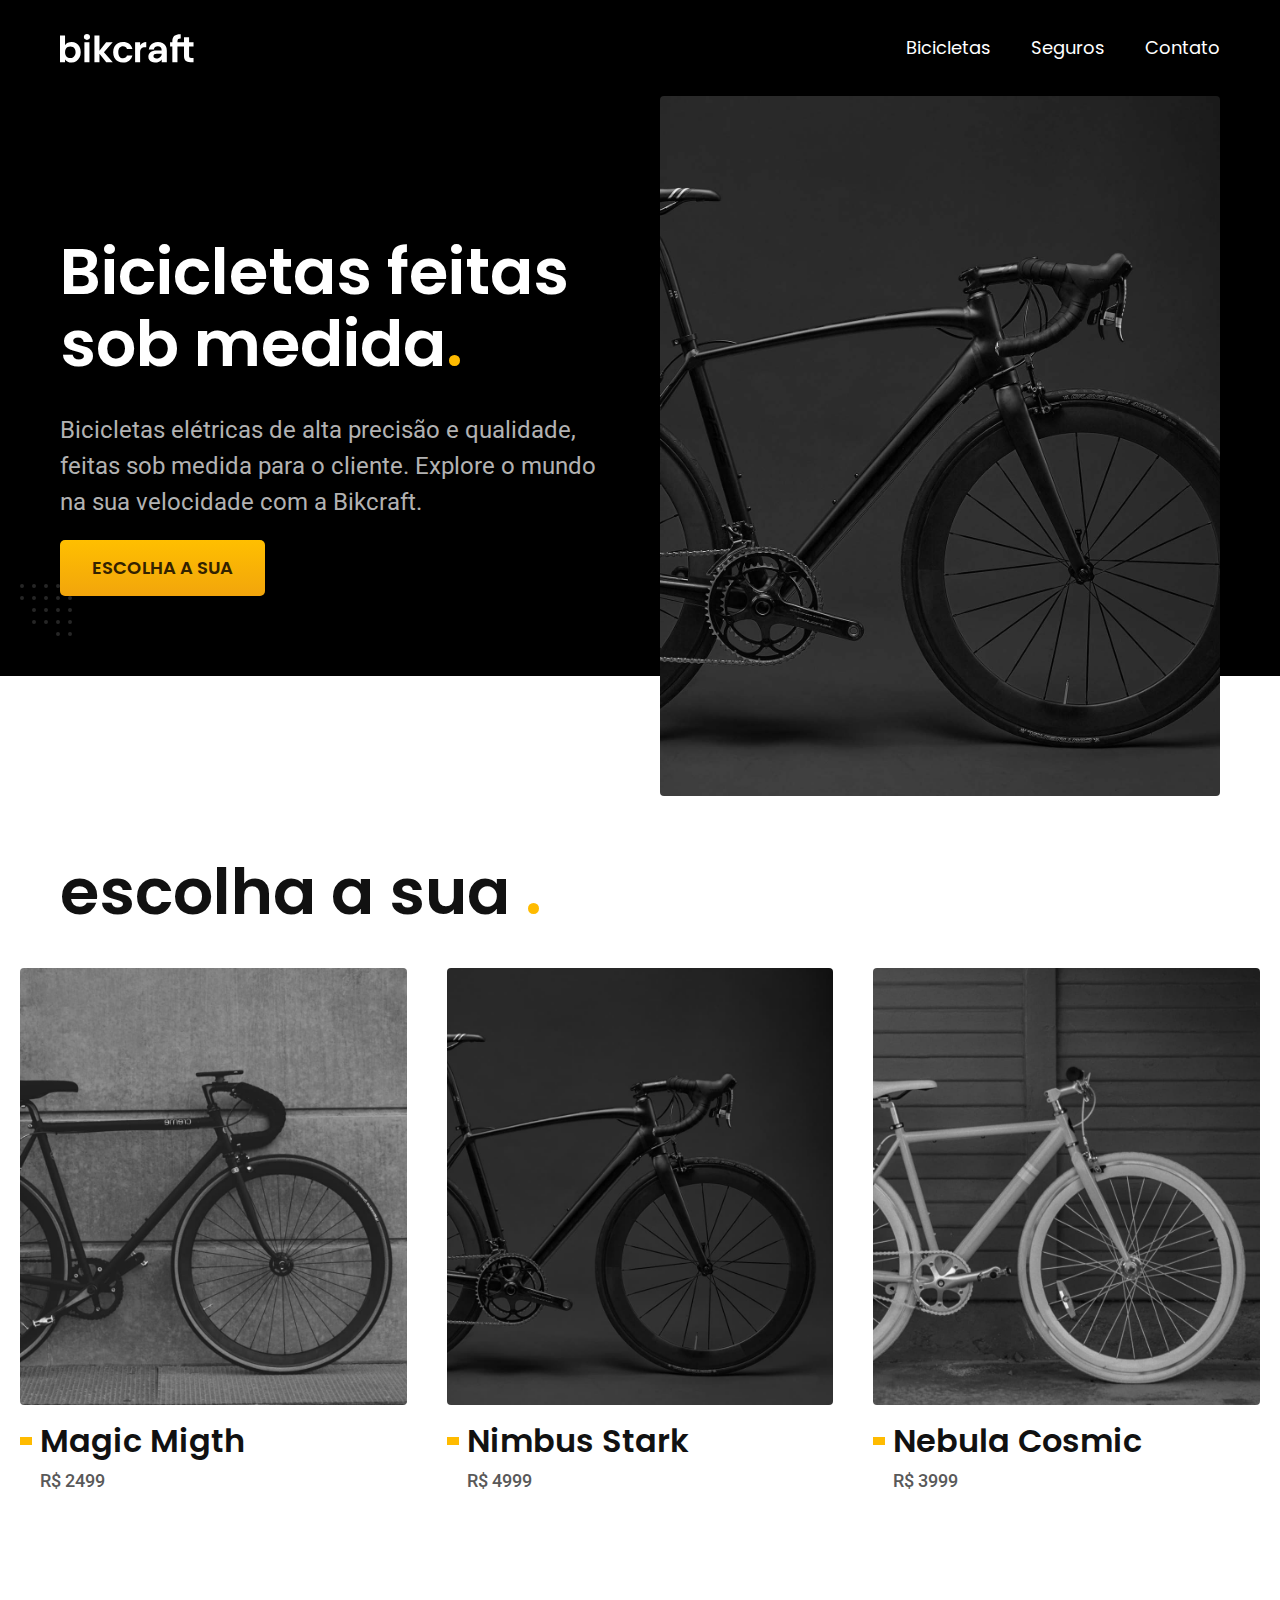
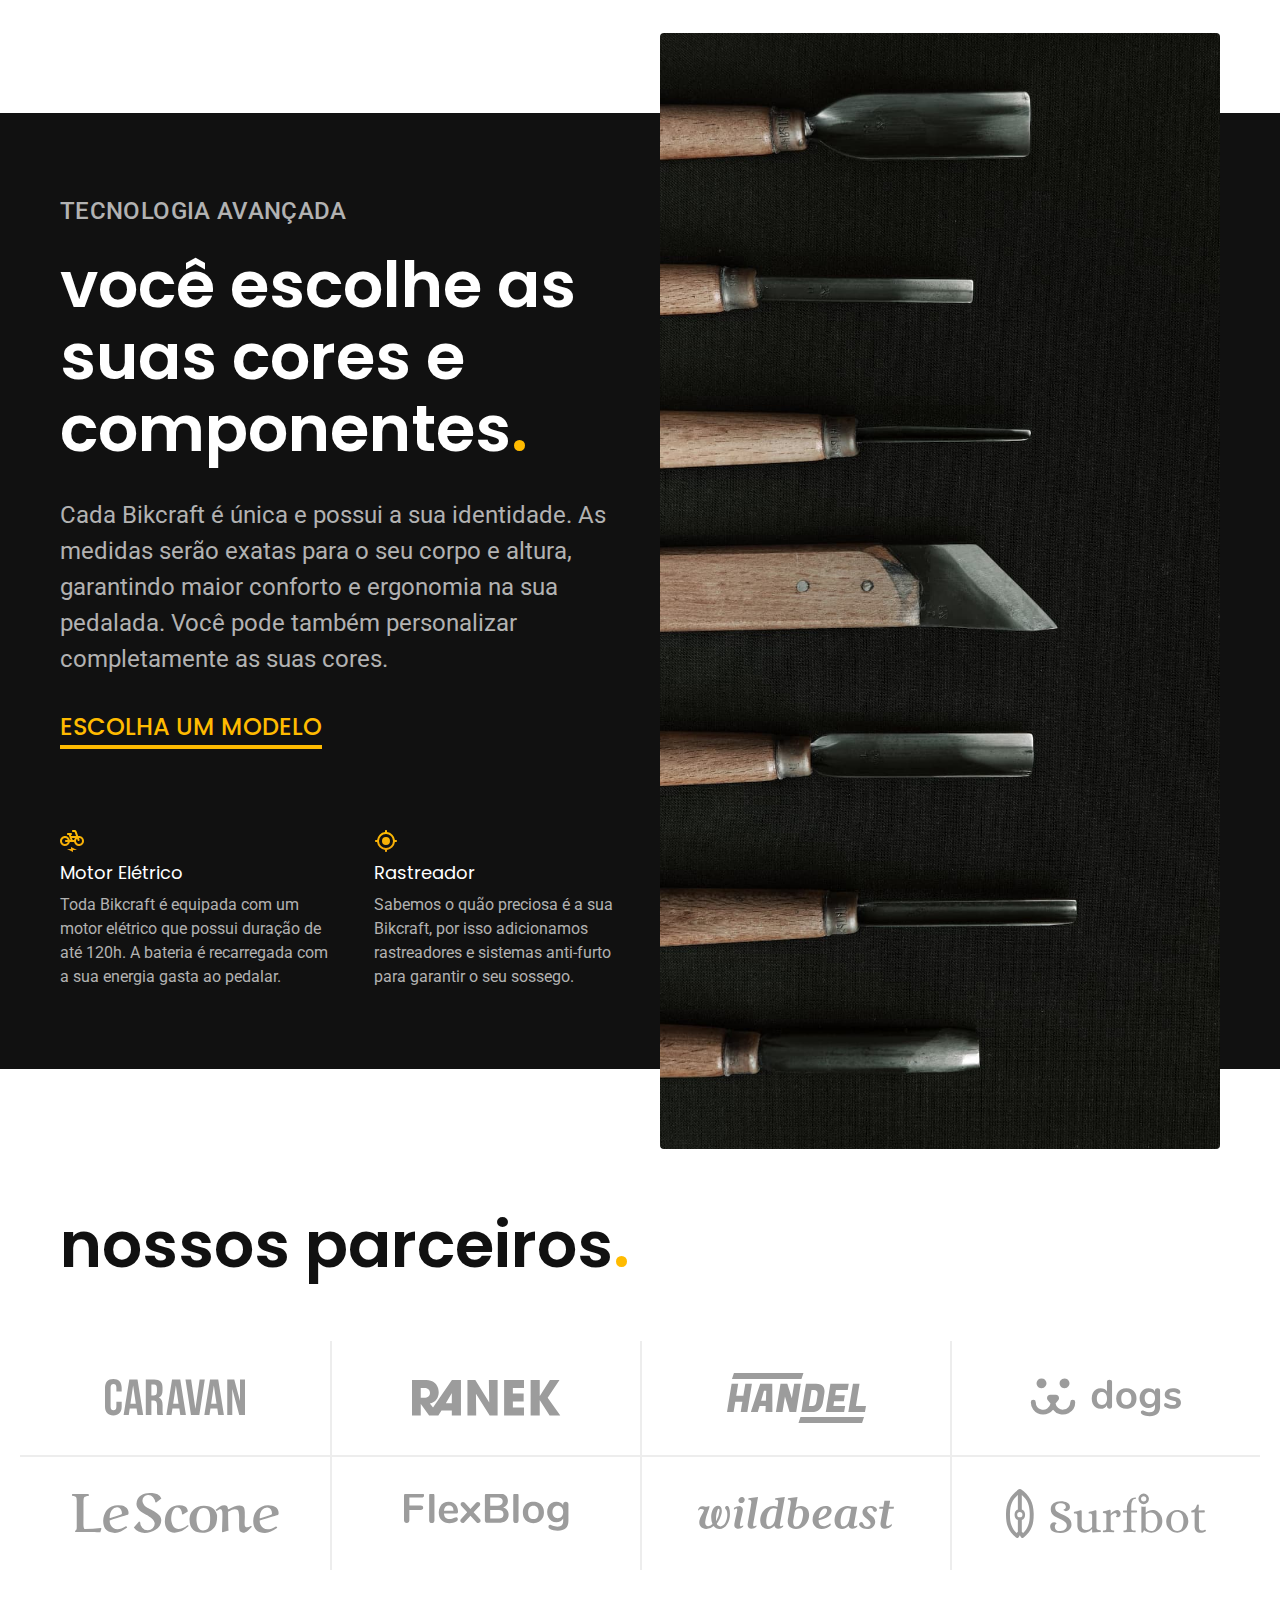
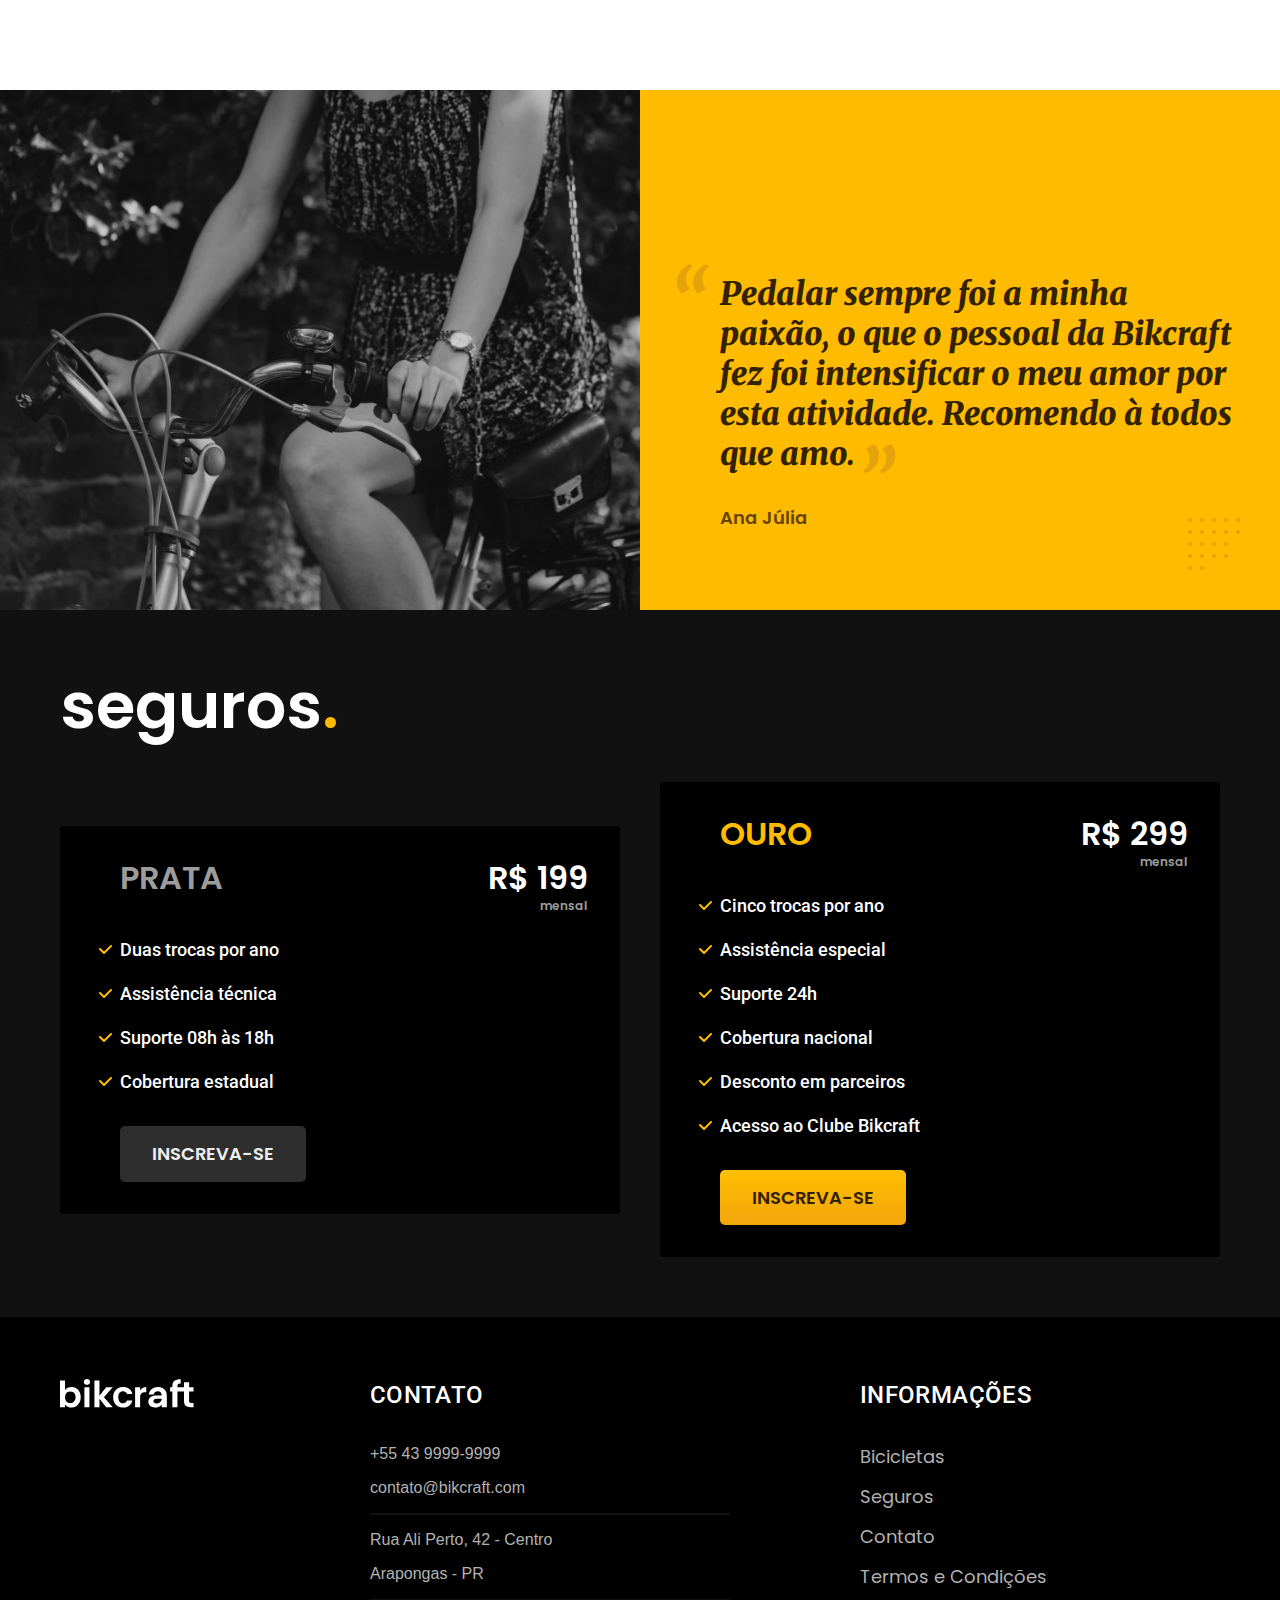
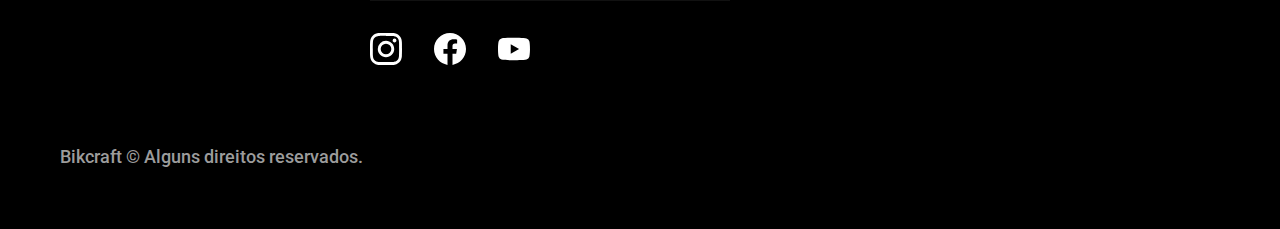
<file: index.html>
<!DOCTYPE html>
<html lang="pt-br">

<head>
  <meta charset="UTF-8">
  <meta name="viewport" content="width=device-width, initial-scale=1.0">

  <title>Bikcraft - Bicicletas Elétricas</title>
  <meta name="description" content="Bicicletas elétricas de alta precisão e qualidade, feitas sob medida para o cliente. Explore o mundo na sua velocidade com a Bikcraft.">

  <link rel="icon" href="./favicon.svg" type="image/svg+xml">
  <link rel="preload" href="./css/style.min.css" as="style">
  <link rel="stylesheet" href="./css/style.min.css">

  <link rel="preconnect" href="https://fonts.googleapis.com">
  <link rel="preconnect" href="https://fonts.gstatic.com" crossorigin>
  <link href="https://fonts.googleapis.com/css2?family=Merriweather:ital,wght@1,900&family=Poppins:wght@400;600&family=Roboto:wght@400;500&display=swap" rel="stylesheet">

  <script>document.documentElement.classList.add('js');</script>
</head>

<body>
  <header class="header-bg">
    <div class="header container">
      <a href="./">
        <img src="./img/bikcraft.svg" width="136" height="32" alt="Bikcraft">
      </a>
      <nav aria-label="primaria">
        <ul class="header-menu font-1-m cor-0">
          <li><a href="./bicicletas.html">Bicicletas</a></li>
          <li><a href="./seguros.html">Seguros</a></li>
          <li><a href="./contato.html">Contato</a></li>
        </ul>
      </nav>
    </div>
  </header>

  <main class="introducao-bg cor-0">
    <div class="introducao container">
      <div class="introducao-conteudo">
        <h1 class="font-1-xxl fadeInDown" data-anime="200">Bicicletas feitas sob medida<span class="cor-p1">.</span></h1>
        <p class="font-2-l  cor-5 fadeInDown" data-anime="400">Bicicletas elétricas de alta precisão e qualidade, feitas sob medida para o cliente. Explore o mundo na sua velocidade com a Bikcraft.</p>
        <a class="botao fadeInUp" data-anime="600" href="./bicicleta.html">Escolha a sua</a>
      </div>
      <picture class="fadeInRight" data-anime="800">
        <source media="(max-width: 800px)" srcset="./img/bicicletas/nimbus.jpg">
        <img src="./img/fotos/introducao.jpg" width="1280" height="1600" alt="Bicicleta elétrica preta.">
      </picture>
    </div>
  </main>

  <article class="bicicletas-lista">
    <div>
      <h2 class="font-1-xxl container">escolha a sua <span class="cor-p1">.</span></h2>

      <ul>
        <li>
          <a href="./bicicletas/magic.html">
            <img src="./img/bicicletas/magic-home.jpg" width="920" height="1040" alt="Bicicleta Preta">
            <h3 class="font-1-xl">Magic Migth</h3>
            <span class="font-2-m cor-8">R$ 2499</span>
          </a>
        </li>
        <li>
          <a href="./bicicletas/nimbus.html">
            <img src="./img/bicicletas/nimbus-home.jpg" width="920" height="1040" alt="Bicicleta Preta">
            <h3 class="font-1-xl">Nimbus Stark</h3>
            <span class="font-2-m cor-8">R$ 4999</span>
          </a>
        </li>
        <li>
          <a href="./bicicletas/nebula.html">
            <img src="./img/bicicletas/nebula-home.jpg" width="920" height="1040" alt="Bicicleta Preta">
            <h3 class="font-1-xl">Nebula Cosmic</h3>
            <span class="font-2-m cor-8">R$ 3999</span>
          </a>
        </li>
      </ul>
    </div>
  </article>

  <article class="tecnologia-bg">
    <div class="tecnologia container">
      <div class="tecnologia-conteudo">
        <span class="font-2-l-b cor-5">Tecnologia Avançada</span>
        <h2 class="font-1-xxl cor-0">você escolhe as suas cores e componentes<span class="cor-p1">.</span></h2>
        <p class="font-2-l cor-5">Cada Bikcraft é única e possui a sua identidade. As medidas serão exatas para o seu corpo e altura, garantindo maior conforto e ergonomia na sua pedalada. Você pode também personalizar completamente as suas cores.</p>
        <a class="link" href="./bicicletas.html">Escolha um modelo</a>
        <div class="tecnologia-vantagens">
          <div>
            <img src="./img/icones/eletrica.svg" width="24" height="24" alt="">
            <h3 class="font-1-m cor-0">Motor Elétrico</h3>
            <p class="font-2-s cor-5">Toda Bikcraft é equipada com um motor elétrico que possui duração de até 120h. A bateria é recarregada com a sua energia gasta ao pedalar.</p>
          </div>
          <div>
            <img src="./img/icones/rastreador.svg" width="24" height="24" alt="">
            <h3 class="font-1-m cor-0">Rastreador</h3>
            <p class="font-2-s cor-5">Sabemos o quão preciosa é a sua Bikcraft, por isso adicionamos rastreadores e sistemas anti-furto para garantir o seu sossego.</p>
          </div>
        </div>
      </div>

      <div class="tecnologia-imagem">
        <img src="./img/fotos/tecnologia.jpg" width="1200" height="1920" alt="">
      </div>
    </div>
  </article>

  <section class="parceiros" aria-label="Nossos Parceiros">
    <h2 class="font-1-xxl container">nossos parceiros<span class="cor-p1">.</span></h2>
    <ul>
      <li><img src="./img/parceiros/caravan.svg" width="140" height="38" alt="caravan"></li>
      <li><img src="./img/parceiros/ranek.svg" width="149" height="36" alt="ranek"></li>
      <li><img src="./img/parceiros/handel.svg" width="139" height="50" alt="handel"></li>
      <li><img src="./img/parceiros/dogs.svg" width="152" height="39" alt="dogs"></li>
      <li><img src="./img/parceiros/lescone.svg" width="208" height="41" alt="lescone"></li>
      <li><img src="./img/parceiros/flexblog.svg" width="165" height="38" alt="flexblog"></li>
      <li><img src="./img/parceiros/wildbeast.svg" width="196" height="34" alt="wildbeast"></li>
      <li><img src="./img/parceiros/surfbot.svg" width="200" height="49" alt="surfbot"></li>
    </ul>
  </section>

  <section class="depoimento" aria-label="Depoimento">
    <div>
      <img src="./img/fotos/depoimento.jpg" width="1560" height="1360" alt="Pessoa pedalando uma bicicleta bikcraft">
    </div>
    <div class="depoimento-conteudo">
      <blockquote class="font-1-xl cor-p5">
        <p>Pedalar sempre foi a minha paixão, o que o pessoal da Bikcraft fez foi intensificar o meu amor por esta atividade. Recomendo à todos que amo.</p>
      </blockquote>
      <span class="font-1-m-b cor-p4">Ana Júlia</span>
    </div>
  </section>

  <article class="seguros-bg">
    <div class="seguros container">
      <h2 class="font-1-xxl cor-0">seguros<span class="cor-p1">.</span></h2>
      <div class="seguro-item">
        <h3 class="cor-6 font-1-xl">PRATA</h3>
        <span class="font-1-xl cor-0">R$ 199<span class="font-1-xs cor-6">mensal</span></span>
        <ul class="font-2-m cor-0">
          <li>Duas trocas por ano</li>
          <li>Assistência técnica</li>
          <li>Suporte 08h às 18h</li>
          <li>Cobertura estadual</li>
        </ul>
        <a class="botao secundario" href="./orcamento.html">Inscreva-se</a>
      </div>
      <div class="seguro-item">
        <h3 class="cor-p1 font-1-xl">OURO</h3>
        <span class="font-1-xl cor-0">R$ 299<span class="font-1-xs cor-6">mensal</span></span>
        <ul class="font-2-m cor-0">
          <li>Cinco trocas por ano</li>
          <li>Assistência especial</li>
          <li>Suporte 24h</li>
          <li>Cobertura nacional</li>
          <li>Desconto em parceiros</li>
          <li>Acesso ao Clube Bikcraft</li>
        </ul>
        <a class="botao" href="./orcamento.html">Inscreva-se</a>
      </div>
    </div>
  </article>

  <footer class="footer-bg">
    <div class="footer container">
      <img src="./img/bikcraft.svg" width="136" height="32" alt="Bikcraft">
      <div class="footer-contato">
        <h3 class="font-2-l-b cor-0">Contato</h3>
        <ul class="cont-2-m cor-5">
          <li><a href="tel:+554399999999">+55 43 9999-9999</a></li>
          <li><a href="mailto:contato@bikcraft.com">contato@bikcraft.com</a></li>
          <li>Rua Ali Perto, 42 - Centro</li>
          <li>Arapongas - PR</li>
        </ul>
        <div class="footer-redes">
          <a href="./">
            <img src="./img/redes/instagram.svg" width="32" height="32" alt="Instagram">
          </a>
          <a href="./">
            <img src="./img/redes/facebook.svg" width="32" height="32" alt="Facebook">
          </a>
          <a href="./">
            <img src="./img/redes/youtube.svg" width="32" height="32" alt="Youtube">
          </a>
        </div>
      </div>
      <div class="footer-informacoes">
        <h3 class="font-2-l-b cor-0">Informações</h3>
        <nav>
          <ul class="font-1-m cor-5">
            <li><a href="./bicicletas.html">Bicicletas</a></li>
            <li><a href="./seguros.html">Seguros</a></li>
            <li><a href="./contato.html">Contato</a></li>
            <li><a href="./termos.html">Termos e Condições</a></li>
          </ul>
        </nav>
      </div>
      <p class="footer-copy font-2-m cor-6">Bikcraft © Alguns direitos reservados.</p>
    </div>
  </footer>

  <script src="./js/plugins/simple-anime.js"></script>
  <script src="./js/script.js"></script>
</body>

</html>
</file>
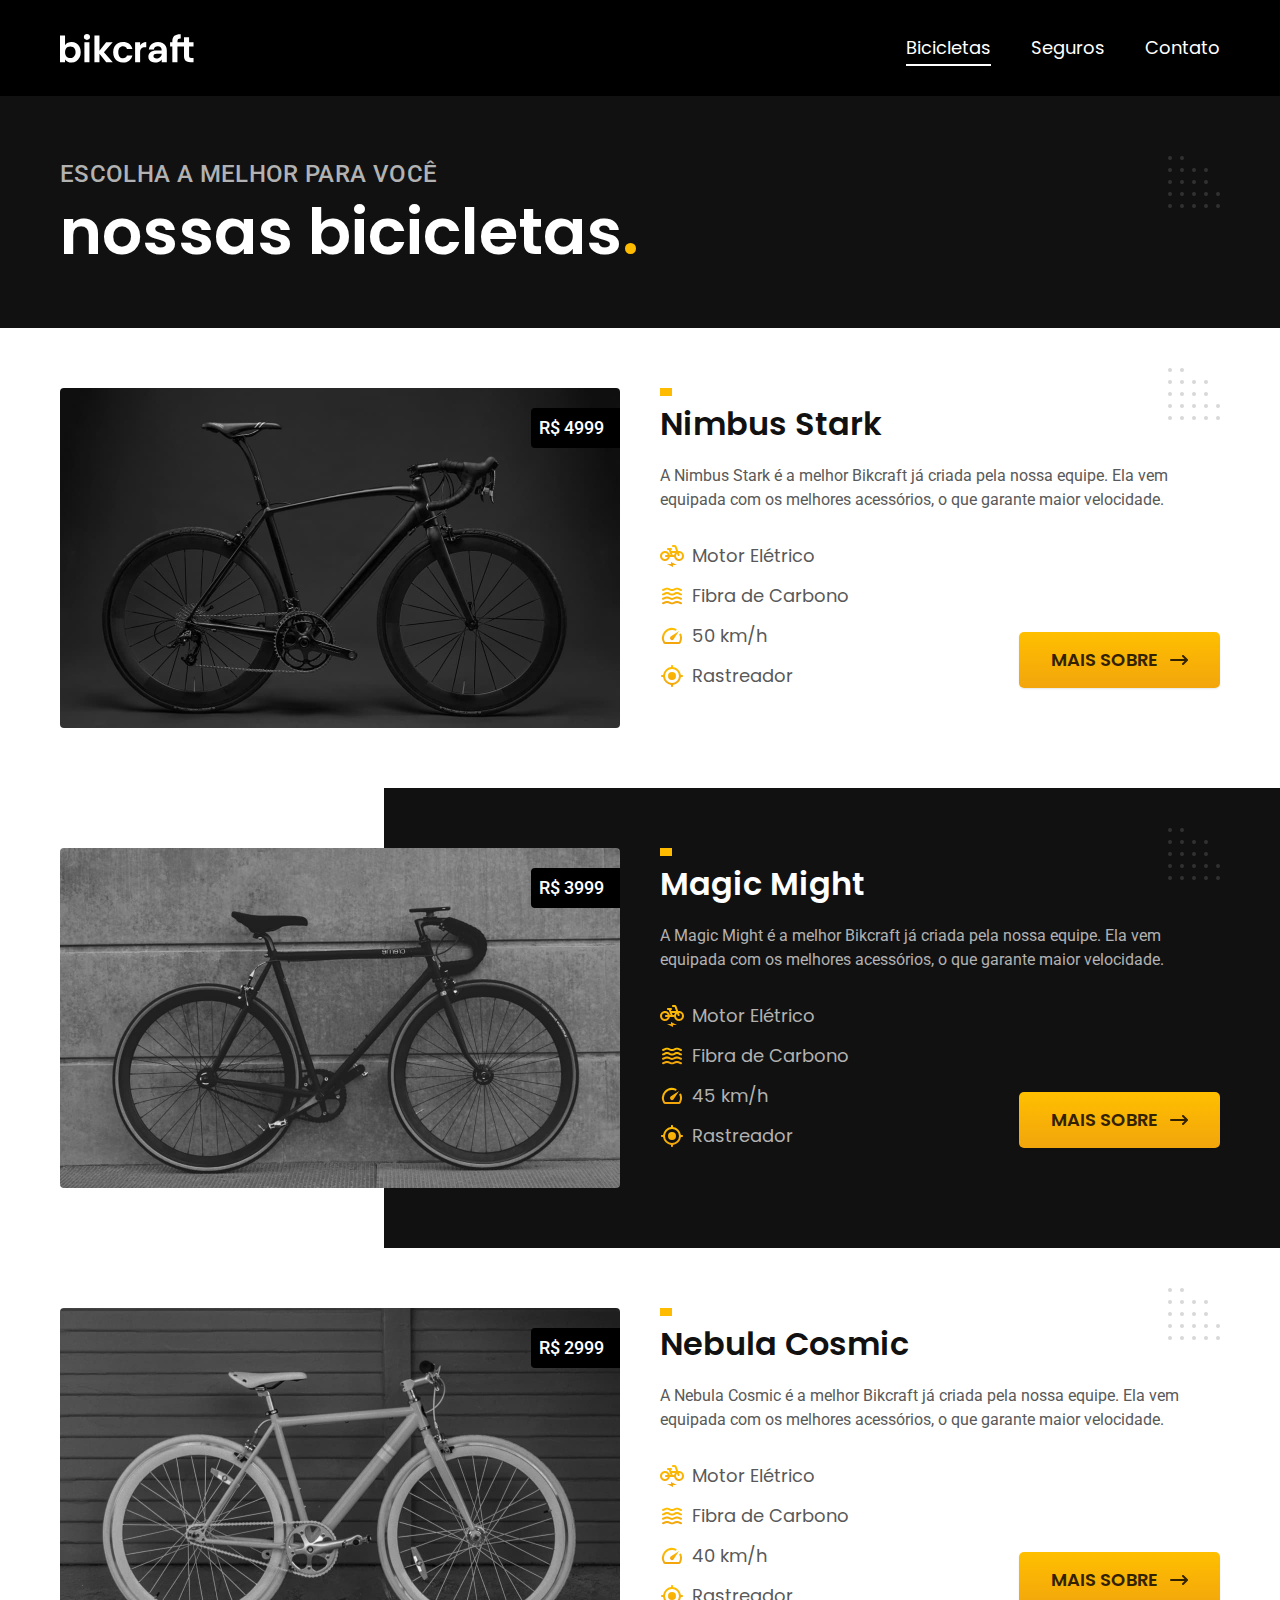
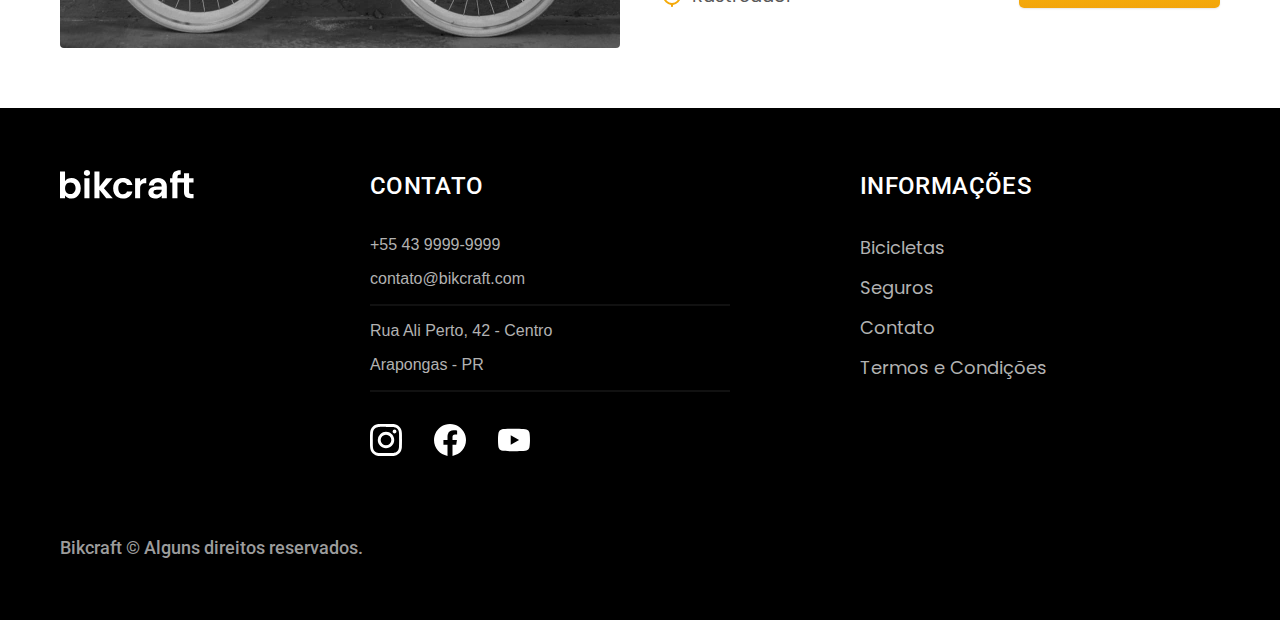
<file: bicicletas.html>
<!DOCTYPE html>
<html lang="pt-br">

<head>
  <meta charset="UTF-8">
  <meta name="viewport" content="width=device-width, initial-scale=1.0">

  <title>Bicicletas | Bikcraft</title>
  <meta name="description" content="Termos e condições">

  <link rel="icon" href="./favicon.svg" type="image/svg+xml">
  <link rel="preload" href="./css/style.min.css" as="style">
  <link rel="stylesheet" href="./css/style.min.css">

  <link rel="preconnect" href="https://fonts.googleapis.com">
  <link rel="preconnect" href="https://fonts.gstatic.com" crossorigin>
  <link href="https://fonts.googleapis.com/css2?family=Merriweather:ital,wght@1,900&family=Poppins:wght@400;600&family=Roboto:wght@400;500&display=swap" rel="stylesheet">

  <script>document.documentElement.classList.add('js');</script>
</head>

<body id="bicicletas">
  <header class="header-bg">
    <div class="header container">
      <a href="./">
        <img src="./img/bikcraft.svg" width="136" height="32" alt="Bikcraft">
      </a>
      <nav aria-label="primaria">
        <ul class="header-menu font-1-m cor-0">
          <li><a href="./bicicletas.html">Bicicletas</a></li>
          <li><a href="./seguros.html">Seguros</a></li>
          <li><a href="./contato.html">Contato</a></li>
        </ul>
      </nav>
    </div>
  </header>

  <main>
    <div class="titulo-bg">
      <div class="titulo container">
        <p class="font-2-l-b cor-5">Escolha a melhor para você</p>
        <h1 class="font-1-xxl cor-0">nossas bicicletas<span class="cor-p1">.</span></h1>
      </div>
    </div>


    <div class="bicicletas container">
      <div class="bicicletas-imagem">
        <img src="./img/bicicletas/nimbus.jpg" width="1120" height="680" alt="Bicicleta preta">
        <span class="font-2-m cor-0">R$ 4999</span>
      </div>
      <div class="bicicletas-conteudo">
        <h2 class="font-1-xl">Nimbus Stark</h2>
        <p class="font-2-s cor-8">A Nimbus Stark é a melhor Bikcraft já criada pela nossa equipe. Ela vem equipada com os melhores acessórios, o que garante maior velocidade.</p>
        <ul class="font-1-m cor-8">
          <li>
            <img src="./img/icones/eletrica.svg" width="32" height="32" alt="">
            Motor Elétrico
          </li>
          <li>
            <img src="./img/icones/carbono.svg" width="32" height="32" alt="">
            Fibra de Carbono
          </li>
          <li>
            <img src="./img/icones/velocidade.svg" width="32" height="32" alt="">
            50 km/h
          </li>
          <li>
            <img src="./img/icones/rastreador.svg" width="32" height="32" alt="">
            Rastreador
          </li>
        </ul>
        <a class="botao seta" href="./bicicletas/nimbus.html">Mais Sobre</a>
      </div>
    </div>

    <div class="bicicletas-bg">
      <div class="bicicletas container">
        <div class="bicicletas-imagem">
          <img src="./img/bicicletas/magic.jpg" width="1120" height="680" alt="Bicicleta preta">
          <span class="font-2-m cor-0">R$ 3999</span>
        </div>
        <div class="bicicletas-conteudo">
          <h2 class="font-1-xl cor-0">Magic Might</h2>
          <p class="font-2-s cor-5">A Magic Might é a melhor Bikcraft já criada pela nossa equipe. Ela vem equipada com os melhores acessórios, o que garante maior velocidade.</p>
          <ul class="font-1-m cor-5">
            <li>
              <img src="./img/icones/eletrica.svg" width="32" height="32" alt="">
              Motor Elétrico
            </li>
            <li>
              <img src="./img/icones/carbono.svg" width="32" height="32" alt="">
              Fibra de Carbono
            </li>
            <li>
              <img src="./img/icones/velocidade.svg" width="32" height="32" alt="">
              45 km/h
            </li>
            <li>
              <img src="./img/icones/rastreador.svg" width="32" height="32" alt="">
              Rastreador
            </li>
          </ul>
          <a class="botao seta" href="./bicicletas/magic.html">Mais Sobre</a>
        </div>
      </div>
    </div>

    <div class="bicicletas container">
      <div class="bicicletas-imagem">
        <img src="./img/bicicletas/nebula.jpg" width="1120" height="680" alt="Bicicleta preta">
        <span class="font-2-m cor-0">R$ 2999</span>
      </div>
      <div class="bicicletas-conteudo">
        <h2 class="font-1-xl">Nebula Cosmic</h2>
        <p class="font-2-s cor-8">A Nebula Cosmic é a melhor Bikcraft já criada pela nossa equipe. Ela vem equipada com os melhores acessórios, o que garante maior velocidade.</p>
        <ul class="font-1-m cor-8">
          <li>
            <img src="./img/icones/eletrica.svg" width="32" height="32" alt="">
            Motor Elétrico
          </li>
          <li>
            <img src="./img/icones/carbono.svg" width="32" height="32" alt="">
            Fibra de Carbono
          </li>
          <li>
            <img src="./img/icones/velocidade.svg" width="32" height="32" alt="">
            40 km/h
          </li>
          <li>
            <img src="./img/icones/rastreador.svg" width="32" height="32" alt="">
            Rastreador
          </li>
        </ul>
        <a class="botao seta" href="./bicicletas/nebula.html">Mais Sobre</a>
      </div>
    </div>
  </main>

  <footer class="footer-bg">
    <div class="footer container">
      <img src="./img/bikcraft.svg" width="136" height="32" alt="Bikcraft">
      <div class="footer-contato">
        <h3 class="font-2-l-b cor-0">Contato</h3>
        <ul class="cont-2-m cor-5">
          <li><a href="tel:+554399999999">+55 43 9999-9999</a></li>
          <li><a href="mailto:contato@bikcraft.com">contato@bikcraft.com</a></li>
          <li>Rua Ali Perto, 42 - Centro</li>
          <li>Arapongas - PR</li>
        </ul>
        <div class="footer-redes">
          <a href="./">
            <img src="./img/redes/instagram.svg" width="32" height="32" alt="Instagram">
          </a>
          <a href="./">
            <img src="./img/redes/facebook.svg" width="32" height="32" alt="Facebook">
          </a>
          <a href="./">
            <img src="./img/redes/youtube.svg" width="32" height="32" alt="Youtube">
          </a>
        </div>
      </div>
      <div class="footer-informacoes">
        <h3 class="font-2-l-b cor-0">Informações</h3>
        <nav>
          <ul class="font-1-m cor-5">
            <li><a href="./bicicletas.html">Bicicletas</a></li>
            <li><a href="./seguros.html">Seguros</a></li>
            <li><a href="./contato.html">Contato</a></li>
            <li><a href="./termos.html">Termos e Condições</a></li>
          </ul>
        </nav>
      </div>
      <p class="footer-copy font-2-m cor-6">Bikcraft © Alguns direitos reservados.</p>
    </div>
  </footer>
  <script src="./js/script.js"></script>
</body>

</html>
</file>
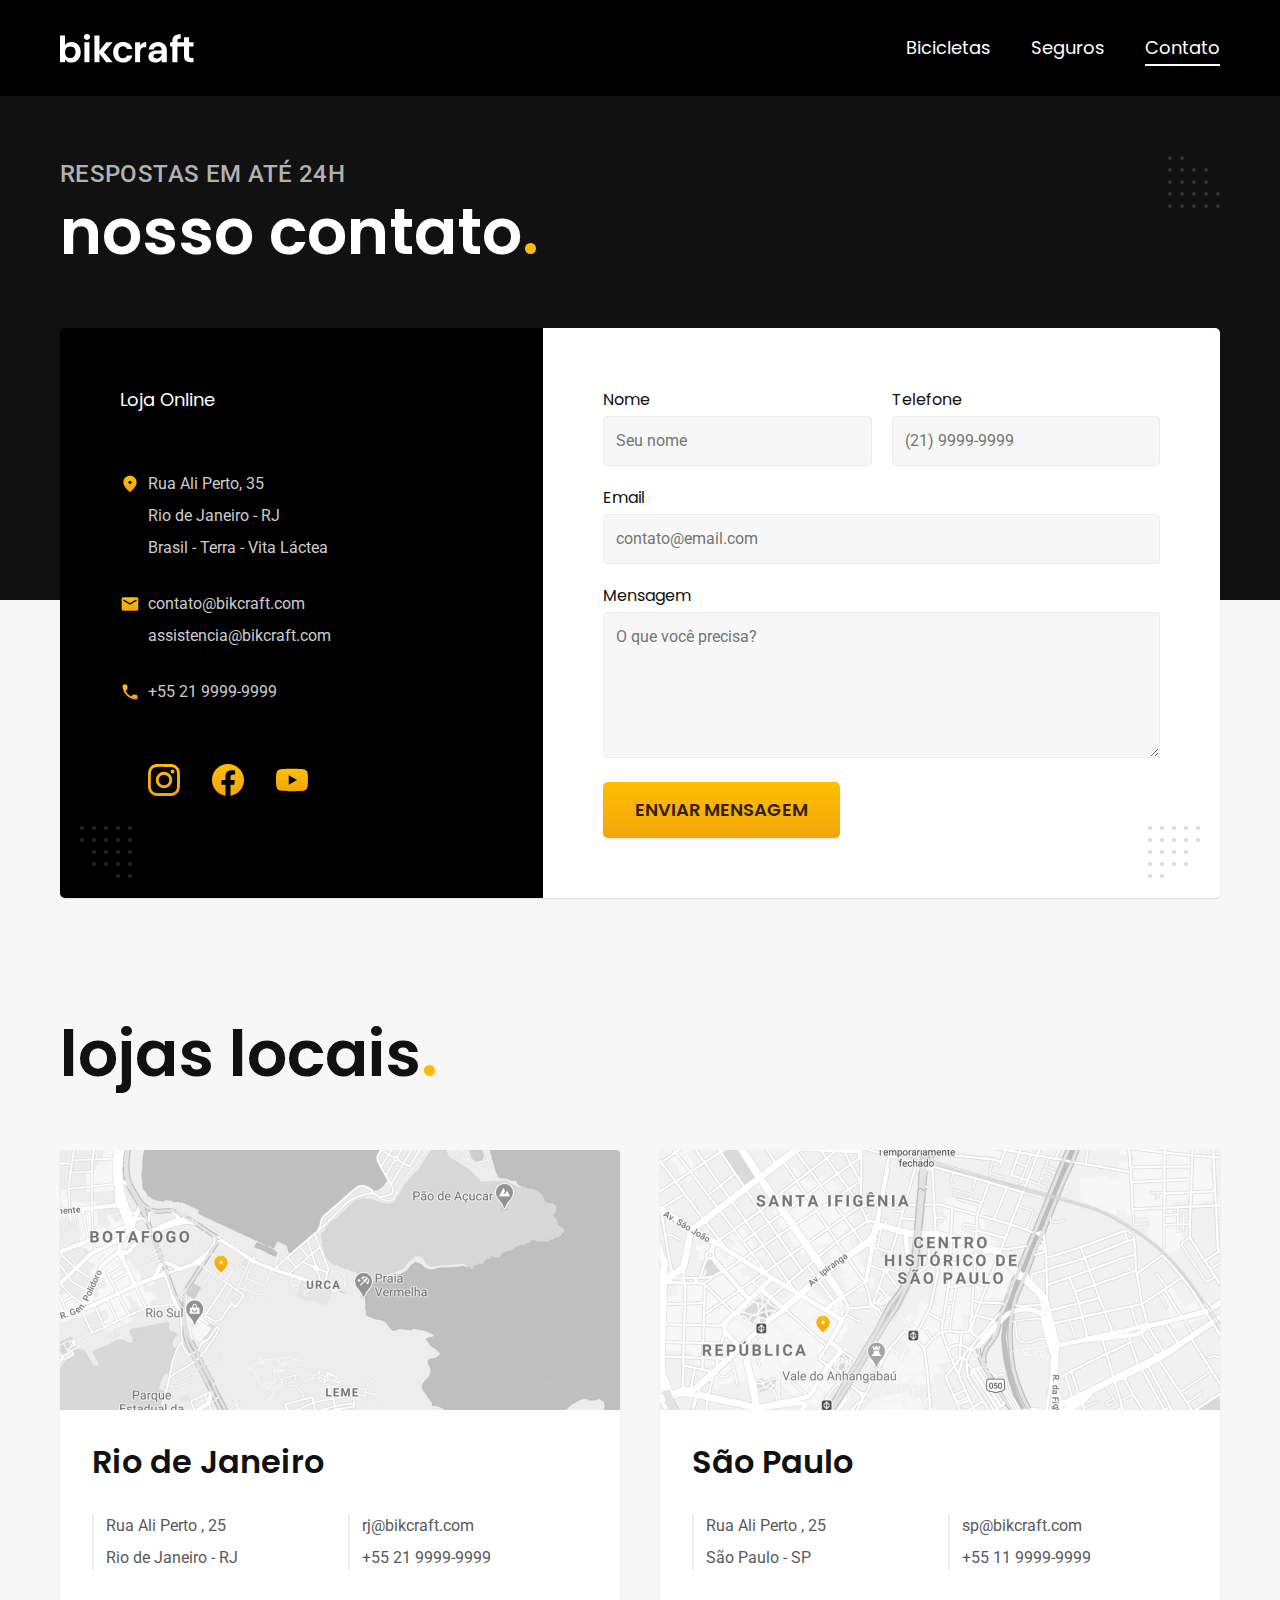
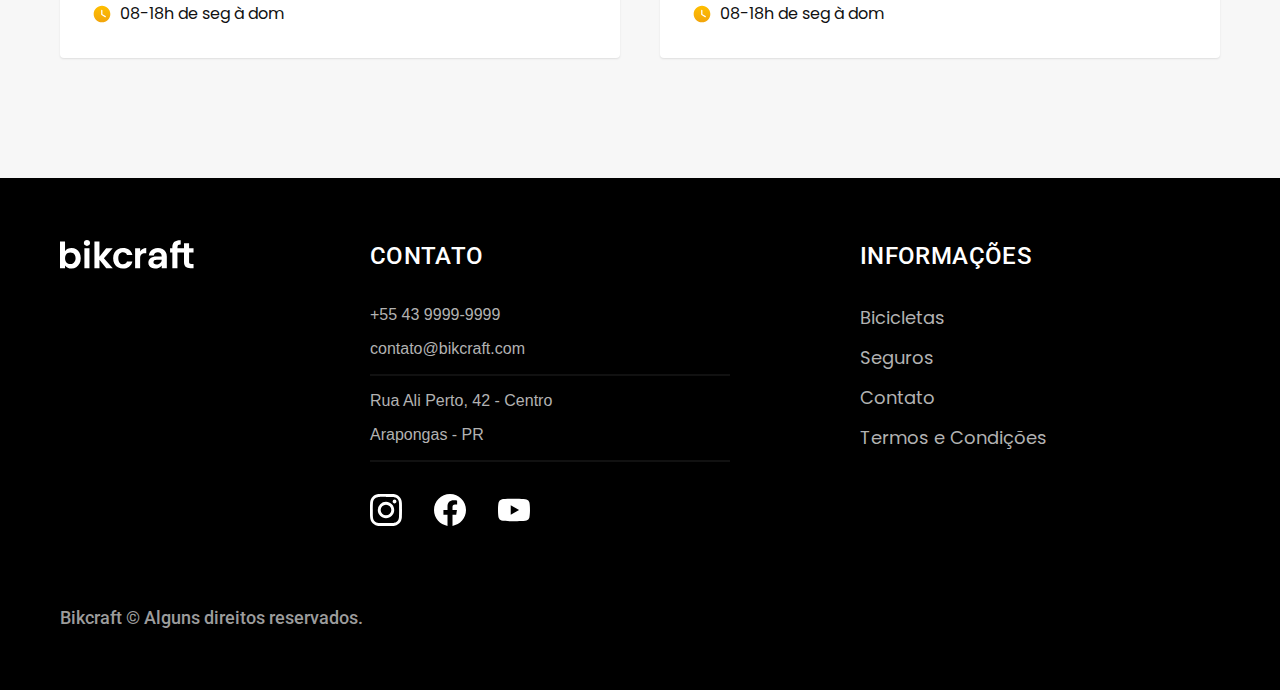
<file: contato.html>
<!DOCTYPE html>
<html lang="pt-br">

<head>
  <meta charset="UTF-8">
  <meta name="viewport" content="width=device-width, initial-scale=1.0">

  <title>Contato | Bikcraft</title>
  <meta name="description" content="Termos e condições">

  <link rel="icon" href="./favicon.svg" type="image/svg+xml">
  <link rel="preload" href="./css/style.min.css" as="style">
  <link rel="stylesheet" href="./css/style.min.css">

  <link rel="preconnect" href="https://fonts.googleapis.com">
  <link rel="preconnect" href="https://fonts.gstatic.com" crossorigin>
  <link href="https://fonts.googleapis.com/css2?family=Merriweather:ital,wght@1,900&family=Poppins:wght@400;600&family=Roboto:wght@400;500&display=swap" rel="stylesheet">

  <script>document.documentElement.classList.add('js');</script>
</head>

<body id="contato">
  <header class="header-bg">
    <div class="header container">
      <a href="./">
        <img src="./img/bikcraft.svg" width="136" height="32" alt="Bikcraft">
      </a>
      <nav aria-label="primaria">
        <ul class="header-menu font-1-m cor-0">
          <li><a href="./bicicletas.html">Bicicletas</a></li>
          <li><a href="./seguros.html">Seguros</a></li>
          <li><a href="./contato.html">Contato</a></li>
        </ul>
      </nav>
    </div>
  </header>

  <main>
    <div class="titulo-bg">
      <div class="titulo container">
        <p class="font-2-l-b cor-5">respostas em até 24h</p>
        <h1 class="font-1-xxl cor-0">nosso contato<span class="cor-p1">.</span></h1>
      </div>
    </div>
    <div class="contato container">
      <section class="contato-dados" aria-label="Endereço">
        <h2 class="font-1-m cor-0">Loja Online</h2>
        <div class="contato-endereco font-2-s cor-4">
          <p>Rua Ali Perto, 35</p>
          <p>Rio de Janeiro - RJ</p>
          <p>Brasil - Terra - Vita Láctea</p>
        </div>
        <address class="contato-meios font-2-s cor-4">
          <a href="mailto:contato@bikcraft.com">contato@bikcraft.com</a>
          <a href="mailto:assistencia@bikcraft.com">assistencia@bikcraft.com</a>
          <a href="tel:+552199999999">+55 21 9999-9999</a>
        </address>
        <div class="contato-redes">
          <a href="./">
            <img src="./img/redes/instagram-p.svg" width="32" height="32" alt="Instagram">
          </a>
          <a href="./">
            <img src="./img/redes/facebook-p.svg" width="32" height="32" alt="Facebook">
          </a>
          <a href="./">
            <img src="./img/redes/youtube-p.svg" width="32" height="32" alt="Youtube">
          </a>
        </div>
      </section>
      <section class="contato-formulario" aria-label="Formulario">
        <form class="form" action="./contato.html">
          <div>
            <label for="nome">Nome</label>
            <input type="text" id="nome" name="nome" placeholder="Seu nome">
          </div>
          <div>
            <label for="telefone">Telefone</label>
            <input type="text" id="telefone" name="telefone" placeholder="(21) 9999-9999">
          </div>
          <div class="col-2">
            <label for="email">Email</label>
            <input type="email" id="email" name="email" placeholder="contato@email.com">
          </div>
          <div class="col-2">
            <label for="mensagem">Mensagem</label>
            <textarea rows="5" id="mensagem" name="mensagem" placeholder="O que você precisa?"></textarea>
          </div>
          <button class="botao col-2">Enviar Mensagem</button>
        </form>
      </section>
    </div>
  </main>

  <article class="lojas container">
    <h2 class="font-1-xxl">lojas locais<span class="cor-p1">.</span></h2>
    <div class="lojas-item">
      <img src="./img/lojas/rj.jpg" width="1120" height="520" alt="mapa marcando o endereço em Rua Ali Perto, 25 - Rio de Janeiro - RJ">
      <div class="lojas-conteudo">
        <h3 class="font-1-xl">Rio de Janeiro</h3>
        <div class="lojas-dados font-2-s cor-8">
          <p>Rua Ali Perto , 25</p>
          <p>Rio de Janeiro - RJ</p>
        </div>
        <div class="lojas-dados font-2-s cor-8">
          <a href="mailto:rj@bikcraft.com">rj@bikcraft.com</a>
          <a href="tel:+552199999999">+55 21 9999-9999</a>
        </div>
        <p class="lojas-tempo font-1-s"><img src="./img/icones/horario.svg" width="20" height="20" alt=""> 08-18h de seg à dom</p>
      </div>
    </div>
    <div class="lojas-item">
      <img src="./img/lojas/sp.jpg" width="1120" height="520" alt="mapa marcando o endereço em Rua Ali Perto, 25 - São Paulo - SP">
      <div class="lojas-conteudo">
        <h3 class="font-1-xl">São Paulo</h3>
        <div class="lojas-dados font-2-s cor-8">
          <p>Rua Ali Perto , 25</p>
          <p>São Paulo - SP</p>
        </div>
        <div class="lojas-dados font-2-s cor-8">
          <a href="mailto:sp@bikcraft.com">sp@bikcraft.com</a>
          <a href="tel:+551199999999">+55 11 9999-9999</a>
        </div>
        <p class="lojas-tempo font-1-s"><img src="./img/icones/horario.svg" width="20" height="20" alt=""> 08-18h de seg à dom</p>
      </div>
    </div>
  </article>

  <footer class="footer-bg">
    <div class="footer container">
      <img src="./img/bikcraft.svg" width="136" height="32" alt="Bikcraft">
      <div class="footer-contato">
        <h3 class="font-2-l-b cor-0">Contato</h3>
        <ul class="cont-2-m cor-5">
          <li><a href="tel:+554399999999">+55 43 9999-9999</a></li>
          <li><a href="mailto:contato@bikcraft.com">contato@bikcraft.com</a></li>
          <li>Rua Ali Perto, 42 - Centro</li>
          <li>Arapongas - PR</li>
        </ul>
        <div class="footer-redes">
          <a href="./">
            <img src="./img/redes/instagram.svg" width="32" height="32" alt="Instagram">
          </a>
          <a href="./">
            <img src="./img/redes/facebook.svg" width="32" height="32" alt="Facebook">
          </a>
          <a href="./">
            <img src="./img/redes/youtube.svg" width="32" height="32" alt="Youtube">
          </a>
        </div>
      </div>
      <div class="footer-informacoes">
        <h3 class="font-2-l-b cor-0">Informações</h3>
        <nav>
          <ul class="font-1-m cor-5">
            <li><a href="./bicicletas.html">Bicicletas</a></li>
            <li><a href="./seguros.html">Seguros</a></li>
            <li><a href="./contato.html">Contato</a></li>
            <li><a href="./termos.html">Termos e Condições</a></li>
          </ul>
        </nav>
      </div>
      <p class="footer-copy font-2-m cor-6">Bikcraft © Alguns direitos reservados.</p>
    </div>
  </footer>
  <script src="./js/script.js"></script>
</body>

</html>
</file>
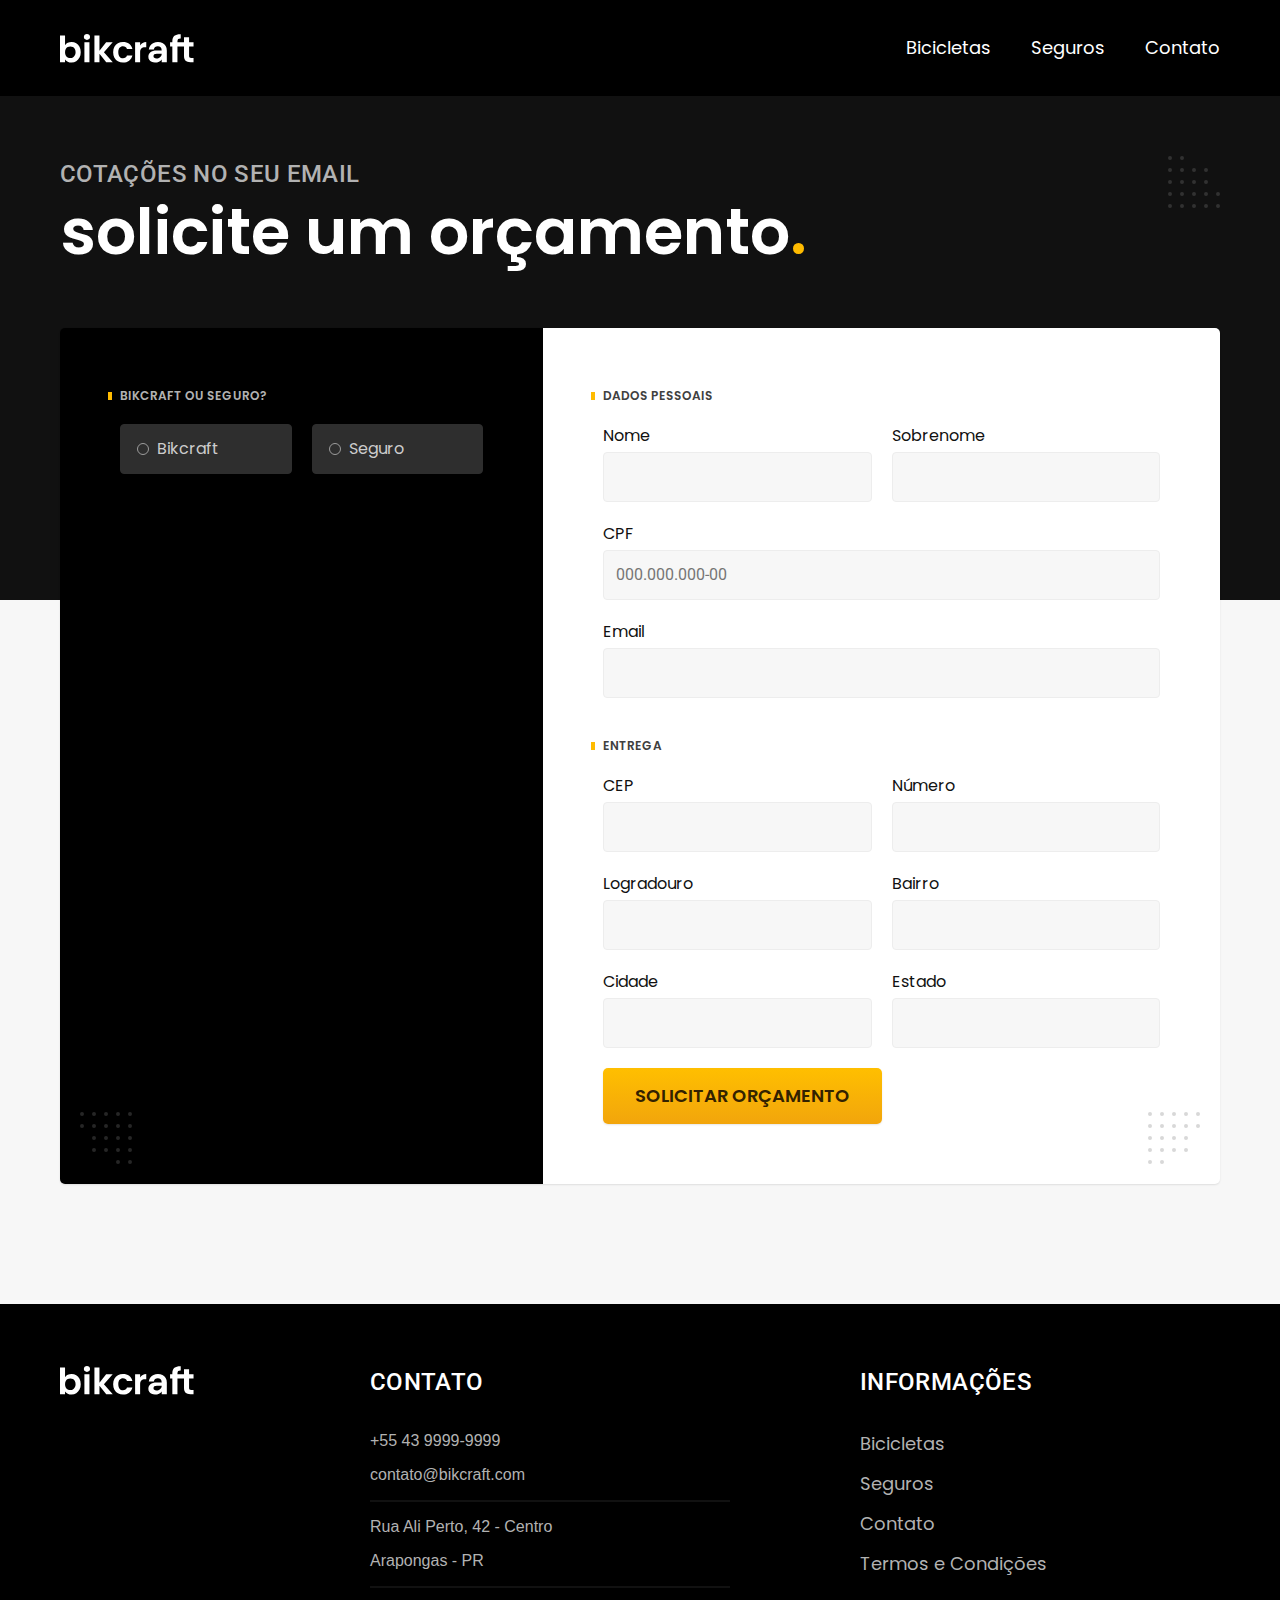
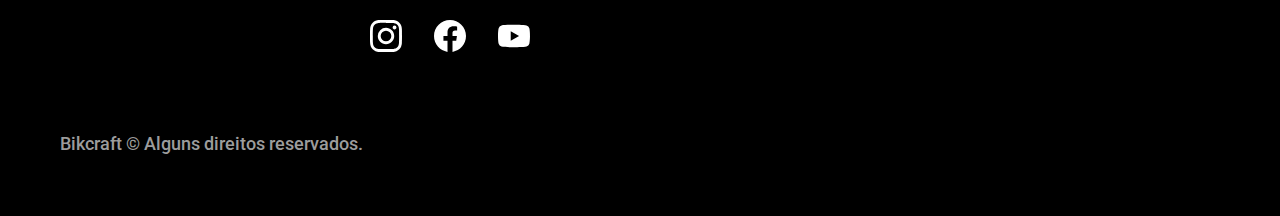
<file: orcamento.html>
<!DOCTYPE html>
<html lang="pt-br">

<head>
  <meta charset="UTF-8">
  <meta name="viewport" content="width=device-width, initial-scale=1.0">

  <title>Orçamentos | Bikcraft</title>
  <meta name="description" content="Termos e condições">

  <link rel="icon" href="./favicon.svg" type="image/svg+xml">
  <link rel="preload" href="./css/style.min.css" as="style">
  <link rel="stylesheet" href="./css/style.min.css">

  <link rel="preconnect" href="https://fonts.googleapis.com">
  <link rel="preconnect" href="https://fonts.gstatic.com" crossorigin>
  <link href="https://fonts.googleapis.com/css2?family=Merriweather:ital,wght@1,900&family=Poppins:wght@400;600&family=Roboto:wght@400;500&display=swap" rel="stylesheet">

  <script>document.documentElement.classList.add('js');</script>
</head>

<body id="orcamento">
  <header class="header-bg">
    <div class="header container">
      <a href="./">
        <img src="./img/bikcraft.svg" width="136" height="32" alt="Bikcraft">
      </a>
      <nav aria-label="primaria">
        <ul class="header-menu font-1-m cor-0">
          <li><a href="./bicicletas.html">Bicicletas</a></li>
          <li><a href="./seguros.html">Seguros</a></li>
          <li><a href="./contato.html">Contato</a></li>
        </ul>
      </nav>
    </div>
  </header>

  <main>
    <div class="titulo-bg">
      <div class="titulo container">
        <p class="font-2-l-b cor-5">Cotações no seu email</p>
        <h1 class="font-1-xxl cor-0">solicite um orçamento<span class="cor-p1">.</span></h1>
      </div>
    </div>
    <form class="orcamento container" action="./">
      <div class="orcamento-produto">
        <h2 class="font-1-xs cor-5">Bikcraft ou Seguro?</h2>

        <input type="radio" name="tipo" value="bikcraft" id="bikcraft">
        <label for="bikcraft">Bikcraft</label>

        <input type="radio" name="tipo" value="seguro" id="seguro">
        <label for="seguro">Seguro</label>

        <div class="orcamento-conteudo" id="orcamento-bikcraft">
          <h2 class="font-1-xs cor-5">Escolha a sua </h2>

          <input type="radio" name="produto" value="nimbus" id="nimbus">
          <label for="nimbus">Nimbus Stark <span>R$ 4999</span></label>
          <div class="orcamento-detalhes">
            <ul class="font-1-xs cor-8">
              <li><img src="./img/icones/eletrica.svg" width="32" height="32" alt="">Motor Elétrico</li>
              <li><img src="./img/icones/carbono.svg" width="32" height="32" alt="">Fibra de Carbono</li>
              <li><img src="./img/icones/velocidade.svg" width="32" height="32" alt="">50 km/h</li>
              <li><img src="./img/icones/rastreador.svg" width="32" height="32" alt="">Rastreador</li>
            </ul>
            <img src="./img/bicicletas/nimbus.jpg" width="1120" height="680" alt="Bicicleta preta">
          </div>

          <input type="radio" name="produto" value="magic" id="magic">
          <label for="magic">Magic Might <span>R$ 2499</span></label>
          <div class="orcamento-detalhes">
            <ul class="font-1-xs cor-8">
              <li><img src="./img/icones/eletrica.svg" width="32" height="32" alt="">Motor Elétrico</li>
              <li><img src="./img/icones/carbono.svg" width="32" height="32" alt="">Fibra de Carbono</li>
              <li><img src="./img/icones/velocidade.svg" width="32" height="32" alt="">45 km/h</li>
              <li><img src="./img/icones/rastreador.svg" width="32" height="32" alt="">Rastreador</li>
            </ul>
            <img src="./img/bicicletas/magic.jpg" width="1120" height="680" alt="Bicicleta preta">
          </div>

          <input type="radio" name="produto" value="nebula" id="nebula">
          <label for="nebula">Nebula Cosmic <span>R$ 3999</span></label>
          <div class="orcamento-detalhes">
            <ul class="font-1-xs cor-8">
              <li><img src="./img/icones/eletrica.svg" width="32" height="32" alt="">Motor Elétrico</li>
              <li><img src="./img/icones/carbono.svg" width="32" height="32" alt="">Fibra de Carbono</li>
              <li><img src="./img/icones/velocidade.svg" width="32" height="32" alt="">40 km/h</li>
              <li><img src="./img/icones/rastreador.svg" width="32" height="32" alt="">Rastreador</li>
            </ul>
            <img src="./img/bicicletas/nebula.jpg" width="1120" height="680" alt="Bicicleta branca">
          </div>
        </div>

        <div class="orcamento-conteudo" id="orcamento-seguro">
          <h2 class="font-1-xs cor-5">Escolha o plano</h2>

          <input type="radio" name="produto" value="prata" id="prata">
          <label for="prata">Prata <span>R$ 199</span></label>

          <input type="radio" name="produto" value="ouro" id="ouro">
          <label for="ouro">Ouro <span>R$ 299</span></label>
        </div>
      </div>
      <div class="orcamento-dados form">
        <h2 class="font-1-xs cor-9 col-2">dados pessoais</h2>
        <div>
          <label for="nome">Nome</label>
          <input type="text" id="nome" name="nome">
        </div>
        <div>
          <label for="sobrenome">Sobrenome</label>
          <input type="text" id="sobrenome" name="sobrenome">
        </div>
        <div class="col-2">
          <label for="cpf">CPF</label>
          <input type="text" id="cpf" name="cpf" placeholder="000.000.000-00">
        </div>
        <div class="col-2">
          <label for="email">Email</label>
          <input type="email" id="email" name="email">
        </div>
        <h2 class="font-1-xs cor-9 col-2">entrega</h2>
        <div>
          <label for="cep">CEP</label>
          <input type="text" id="cep" name="cep">
        </div>
        <div>
          <label for="numero">Número</label>
          <input type="text" id="numero" name="numero">
        </div>
        <div>
          <label for="logradouro">Logradouro</label>
          <input type="text" id="logradouro" name="logradouro">
        </div>
        <div>
          <label for="bairro">Bairro</label>
          <input type="text" id="bairro" name="bairro">
        </div>
        <div>
          <label for="cidade">Cidade</label>
          <input type="text" id="cidade" name="cidade">
        </div>
        <div>
          <label for="estado">Estado</label>
          <input type="text" id="estado" name="estado">
        </div>
        <button class="botao col-2">Solicitar Orçamento</button>
      </div>
    </form>
  </main>

  <footer class="footer-bg">
    <div class="footer container">
      <img src="./img/bikcraft.svg" width="136" height="32" alt="Bikcraft">
      <div class="footer-contato">
        <h3 class="font-2-l-b cor-0">Contato</h3>
        <ul class="cont-2-m cor-5">
          <li><a href="tel:+554399999999">+55 43 9999-9999</a></li>
          <li><a href="mailto:contato@bikcraft.com">contato@bikcraft.com</a></li>
          <li>Rua Ali Perto, 42 - Centro</li>
          <li>Arapongas - PR</li>
        </ul>
        <div class="footer-redes">
          <a href="./">
            <img src="./img/redes/instagram.svg" width="32" height="32" alt="Instagram">
          </a>
          <a href="./">
            <img src="./img/redes/facebook.svg" width="32" height="32" alt="Facebook">
          </a>
          <a href="./">
            <img src="./img/redes/youtube.svg" width="32" height="32" alt="Youtube">
          </a>
        </div>
      </div>
      <div class="footer-informacoes">
        <h3 class="font-2-l-b cor-0">Informações</h3>
        <nav>
          <ul class="font-1-m cor-5">
            <li><a href="./bicicletas.html">Bicicletas</a></li>
            <li><a href="./seguros.html">Seguros</a></li>
            <li><a href="./contato.html">Contato</a></li>
            <li><a href="./termos.html">Termos e Condições</a></li>
          </ul>
        </nav>
      </div>
      <p class="footer-copy font-2-m cor-6">Bikcraft © Alguns direitos reservados.</p>
    </div>
  </footer>
  <script src="./js/script.js"></script>
</body>

</html>
</file>
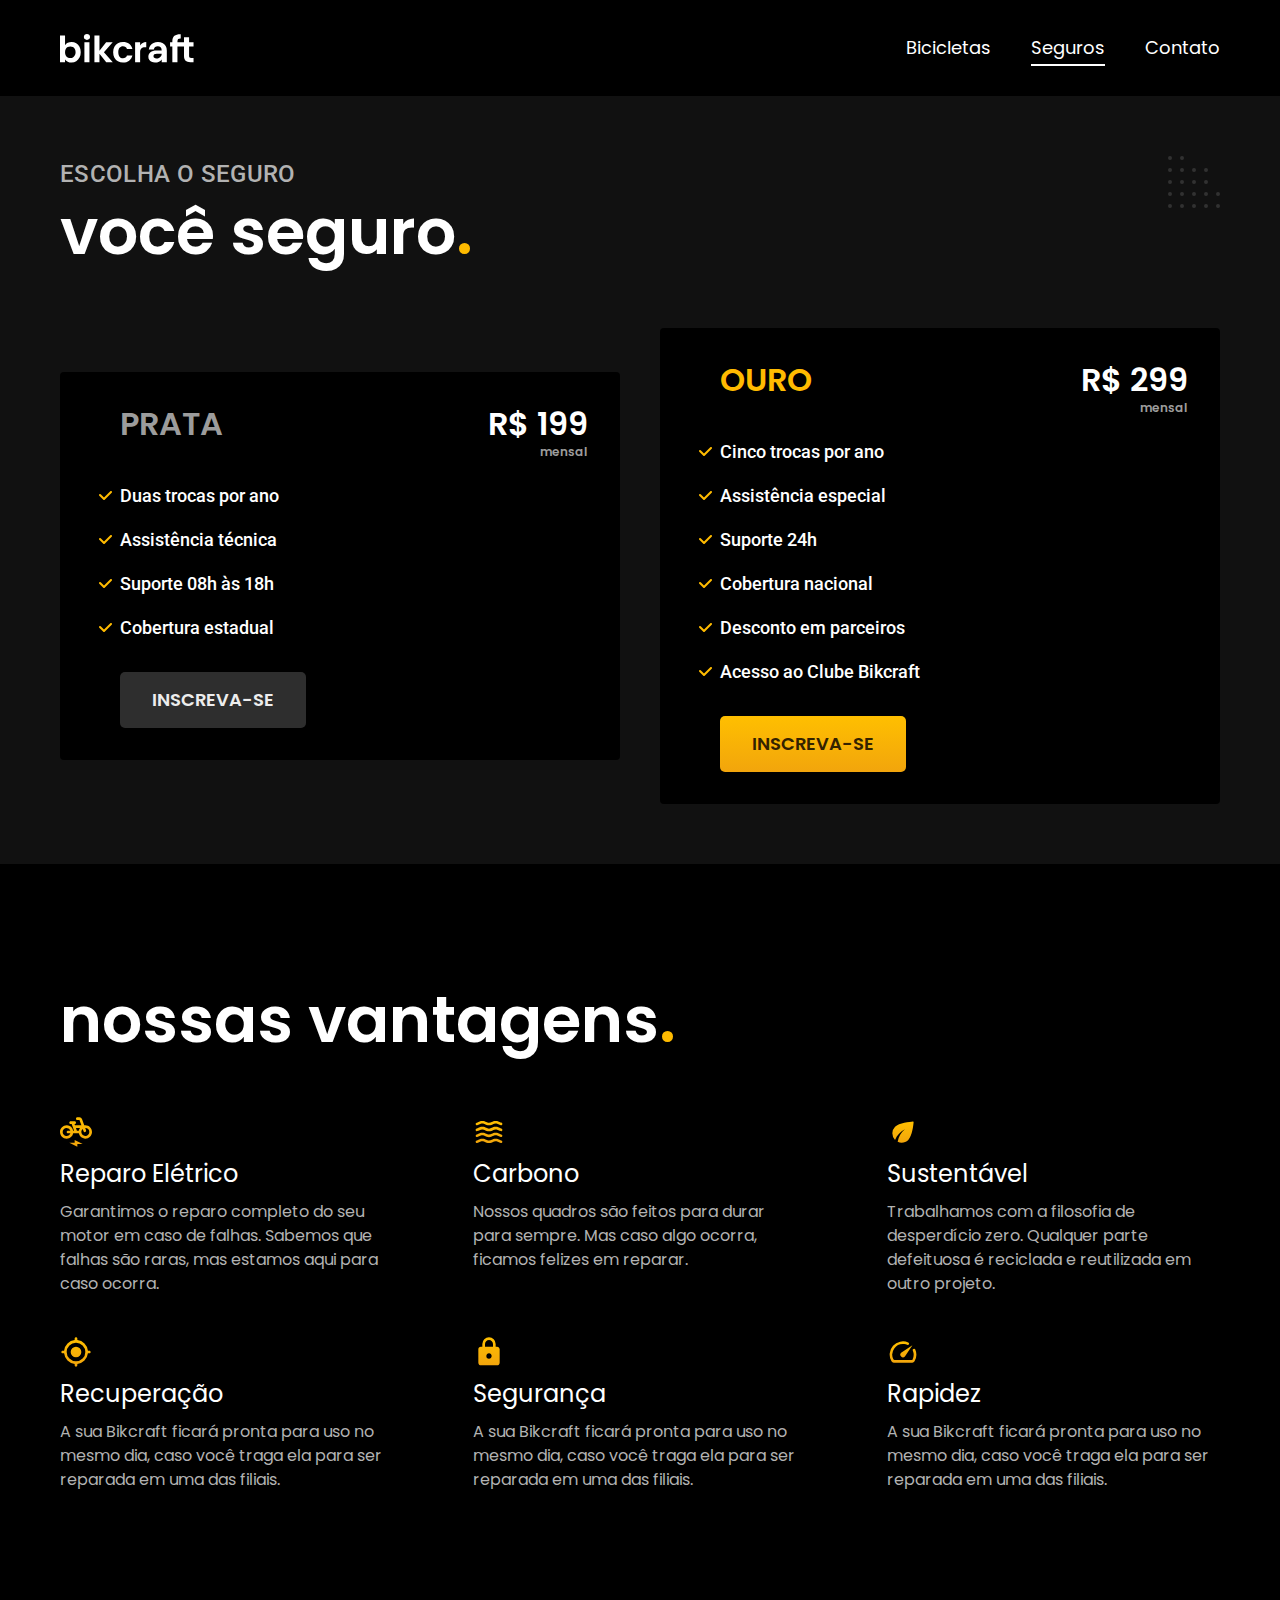
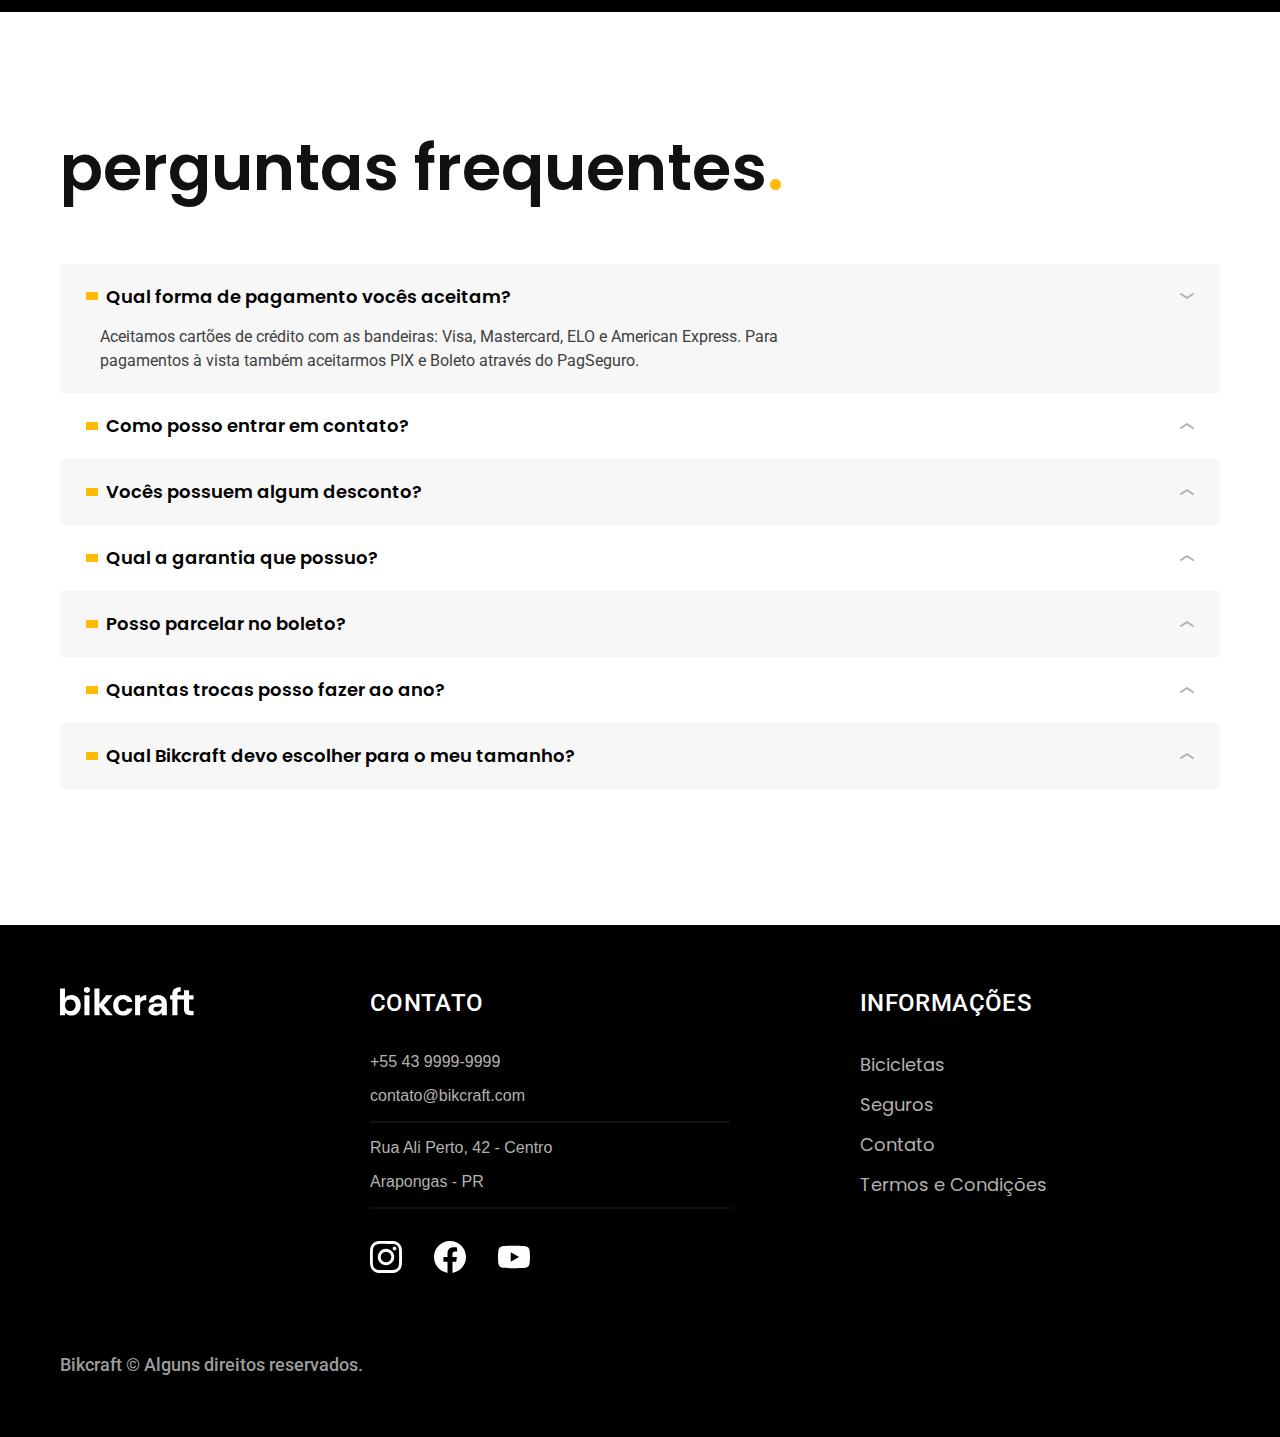
<file: seguros.html>
<!DOCTYPE html>
<html lang="pt-br">

<head>
  <meta charset="UTF-8">
  <meta name="viewport" content="width=device-width, initial-scale=1.0">

  <title>Seguros | Bikcraft</title>
  <meta name="description" content="Termos e condições">

  <link rel="icon" href="./favicon.svg" type="image/svg+xml">
  <link rel="preload" href="./css/style.min.css" as="style">
  <link rel="stylesheet" href="./css/style.min.css">

  <link rel="preconnect" href="https://fonts.googleapis.com">
  <link rel="preconnect" href="https://fonts.gstatic.com" crossorigin>
  <link href="https://fonts.googleapis.com/css2?family=Merriweather:ital,wght@1,900&family=Poppins:wght@400;600&family=Roboto:wght@400;500&display=swap" rel="stylesheet">

  <script>document.documentElement.classList.add('js');</script>
</head>

<body id="seguros">
  <header class="header-bg">
    <div class="header container">
      <a href="./">
        <img src="./img/bikcraft.svg" width="136" height="32" alt="Bikcraft">
      </a>
      <nav aria-label="primaria">
        <ul class="header-menu font-1-m cor-0">
          <li><a href="./bicicletas.html">Bicicletas</a></li>
          <li><a href="./seguros.html">Seguros</a></li>
          <li><a href="./contato.html">Contato</a></li>
        </ul>
      </nav>
    </div>
  </header>

  <main class="seguros-bg">
    <div class="titulo-bg">
      <div class="titulo container">
        <p class="font-2-l-b cor-5">Escolha o seguro</p>
        <h1 class="font-1-xxl cor-0">você seguro<span class="cor-p1">.</span></h1>
      </div>
    </div>

    <div class="seguros container">
      <div class="seguro-item fadeInLeft" data-anime="300">
        <h3 class="cor-6 font-1-xl">PRATA</h3>
        <span class="font-1-xl cor-0">R$ 199<span class="font-1-xs cor-6">mensal</span></span>
        <ul class="font-2-m cor-0">
          <li>Duas trocas por ano</li>
          <li>Assistência técnica</li>
          <li>Suporte 08h às 18h</li>
          <li>Cobertura estadual</li>
        </ul>
        <a class="botao secundario" href="./orcamento.html?tipo=seguro&produto=prata">Inscreva-se</a>
      </div>

      <div class="seguro-item fadeInRight" data-anime="600">
        <h3 class="cor-p1 font-1-xl">OURO</h3>
        <span class="font-1-xl cor-0">R$ 299<span class="font-1-xs cor-6">mensal</span></span>
        <ul class="font-2-m cor-0">
          <li>Cinco trocas por ano</li>
          <li>Assistência especial</li>
          <li>Suporte 24h</li>
          <li>Cobertura nacional</li>
          <li>Desconto em parceiros</li>
          <li>Acesso ao Clube Bikcraft</li>
        </ul>
        <a class="botao" href="./orcamento.html?tipo=seguro&produto=ouro">Inscreva-se</a>
      </div>
    </div>
  </main>

  <article class="vantagens-bg">
    <div class="vantagens container">
      <h2 class="font-1-xxl cor-0">nossas vantagens<span class="cor-p1">.</span></h2>
      <ul>
        <li>
          <img src="./img/icones/eletrica.svg" width="32" height="32" alt="">
          <h3 class="cor-0 font-1-l">Reparo Elétrico</h3>
          <p class="cor-5 font-1-s">Garantimos o reparo completo do seu motor em caso de falhas. Sabemos que falhas são raras, mas estamos aqui para caso ocorra.</p>
        </li>
        <li>
          <img src="./img/icones/carbono.svg" width="32" height="32" alt="">
          <h3 class="cor-0 font-1-l">Carbono</h3>
          <p class="cor-5 font-1-s">Nossos quadros são feitos para durar para sempre. Mas caso algo ocorra, ficamos felizes em reparar.</p>
        </li>
        <li>
          <img src="./img/icones/sustentavel.svg" width="32" height="32" alt="">
          <h3 class="cor-0 font-1-l">Sustentável</h3>
          <p class="cor-5 font-1-s">Trabalhamos com a filosofia de desperdício zero. Qualquer parte defeituosa é reciclada e reutilizada em outro projeto.</p>
        </li>
        <li>
          <img src="./img/icones/rastreador.svg" width="32" height="32" alt="">
          <h3 class="cor-0 font-1-l">Recuperação</h3>
          <p class="cor-5 font-1-s">A sua Bikcraft ficará pronta para uso no mesmo dia, caso você traga ela para ser reparada em uma das filiais.</p>
        </li>
        <li>
          <img src="./img/icones/seguro.svg" width="32" height="32" alt="">
          <h3 class="cor-0 font-1-l">Segurança</h3>
          <p class="cor-5 font-1-s">A sua Bikcraft ficará pronta para uso no mesmo dia, caso você traga ela para ser reparada em uma das filiais.</p>
        </li>
        <li>
          <img src="./img/icones/velocidade.svg" width="32" height="32" alt="">
          <h3 class="cor-0 font-1-l">Rapidez</h3>
          <p class="cor-5 font-1-s">A sua Bikcraft ficará pronta para uso no mesmo dia, caso você traga ela para ser reparada em uma das filiais.</p>
        </li>
      </ul>
    </div>
  </article>

  <article class="perguntas container">
    <h2 class="font-1-xxl">perguntas frequentes<span class="cor-p1">.</span></h2>
    <dl>
      <div>
        <dt><button class="font-1-m-b" aria-controls="pergunta1" aria-expanded="true">Qual forma de pagamento vocês aceitam?</button></dt>
        <dd id="pergunta1" class="font-2-s cor-9 ativa">Aceitamos cartões de crédito com as bandeiras: Visa, Mastercard, ELO e American Express. Para pagamentos à vista também aceitarmos PIX e Boleto através do PagSeguro.</dd>
      </div>
      <div>
        <dt><button class="font-1-m-b" aria-controls="pergunta2" aria-expanded="false">Como posso entrar em contato?</button></dt>
        <dd id="pergunta2" class="font-2-s cor-9">Aceitamos cartões de crédito com as bandeiras: Visa, Mastercard, ELO e American Express. Para pagamentos à vista também aceitarmos PIX e Boleto através do PagSeguro.</dd>
      </div>
      <div>
        <dt><button class="font-1-m-b" aria-controls="pergunta3" aria-expanded="false">Vocês possuem algum desconto?</button></dt>
        <dd id="pergunta3" class="font-2-s cor-9">Aceitamos cartões de crédito com as bandeiras: Visa, Mastercard, ELO e American Express. Para pagamentos à vista também aceitarmos PIX e Boleto através do PagSeguro.</dd>
      </div>
      <div>
        <dt><button class="font-1-m-b" aria-controls="pergunta4" aria-expanded="false">Qual a garantia que possuo?</button></dt>
        <dd id="pergunta4" class="font-2-s cor-9">Aceitamos cartões de crédito com as bandeiras: Visa, Mastercard, ELO e American Express. Para pagamentos à vista também aceitarmos PIX e Boleto através do PagSeguro.</dd>
      </div>
      <div>
        <dt><button class="font-1-m-b" aria-controls="pergunta5" aria-expanded="false">Posso parcelar no boleto?</button></dt>
        <dd id="pergunta5" class="font-2-s cor-9">Aceitamos cartões de crédito com as bandeiras: Visa, Mastercard, ELO e American Express. Para pagamentos à vista também aceitarmos PIX e Boleto através do PagSeguro.</dd>
      </div>
      <div>
        <dt><button class="font-1-m-b" aria-controls="pergunta6" aria-expanded="false">Quantas trocas posso fazer ao ano?</button></dt>
        <dd id="pergunta6" class="font-2-s cor-9">Aceitamos cartões de crédito com as bandeiras: Visa, Mastercard, ELO e American Express. Para pagamentos à vista também aceitarmos PIX e Boleto através do PagSeguro.</dd>
      </div>
      <div>
        <dt><button class="font-1-m-b" aria-controls="pergunta7" aria-expanded="false">Qual Bikcraft devo escolher para o meu tamanho?</button></dt>
        <dd id="pergunta7" class="font-2-s cor-9">Aceitamos cartões de crédito com as bandeiras: Visa, Mastercard, ELO e American Express. Para pagamentos à vista também aceitarmos PIX e Boleto através do PagSeguro.</dd>
      </div>
    </dl>
  </article>

  <footer class="footer-bg">
    <div class="footer container">
      <img src="./img/bikcraft.svg" width="136" height="32" alt="Bikcraft">
      <div class="footer-contato">
        <h3 class="font-2-l-b cor-0">Contato</h3>
        <ul class="cont-2-m cor-5">
          <li><a href="tel:+554399999999">+55 43 9999-9999</a></li>
          <li><a href="mailto:contato@bikcraft.com">contato@bikcraft.com</a></li>
          <li>Rua Ali Perto, 42 - Centro</li>
          <li>Arapongas - PR</li>
        </ul>
        <div class="footer-redes">
          <a href="./">
            <img src="./img/redes/instagram.svg" width="32" height="32" alt="Instagram">
          </a>
          <a href="./">
            <img src="./img/redes/facebook.svg" width="32" height="32" alt="Facebook">
          </a>
          <a href="./">
            <img src="./img/redes/youtube.svg" width="32" height="32" alt="Youtube">
          </a>
        </div>
      </div>
      <div class="footer-informacoes">
        <h3 class="font-2-l-b cor-0">Informações</h3>
        <nav>
          <ul class="font-1-m cor-5">
            <li><a href="./bicicletas.html">Bicicletas</a></li>
            <li><a href="./seguros.html">Seguros</a></li>
            <li><a href="./contato.html">Contato</a></li>
            <li><a href="./termos.html">Termos e Condições</a></li>
          </ul>
        </nav>
      </div>
      <p class="footer-copy font-2-m cor-6">Bikcraft © Alguns direitos reservados.</p>
    </div>
  </footer>
  <script src="./js/plugins/simple-anime.js"></script>
  <script src="./js/script.js"></script>
</body>

</html>
</file>
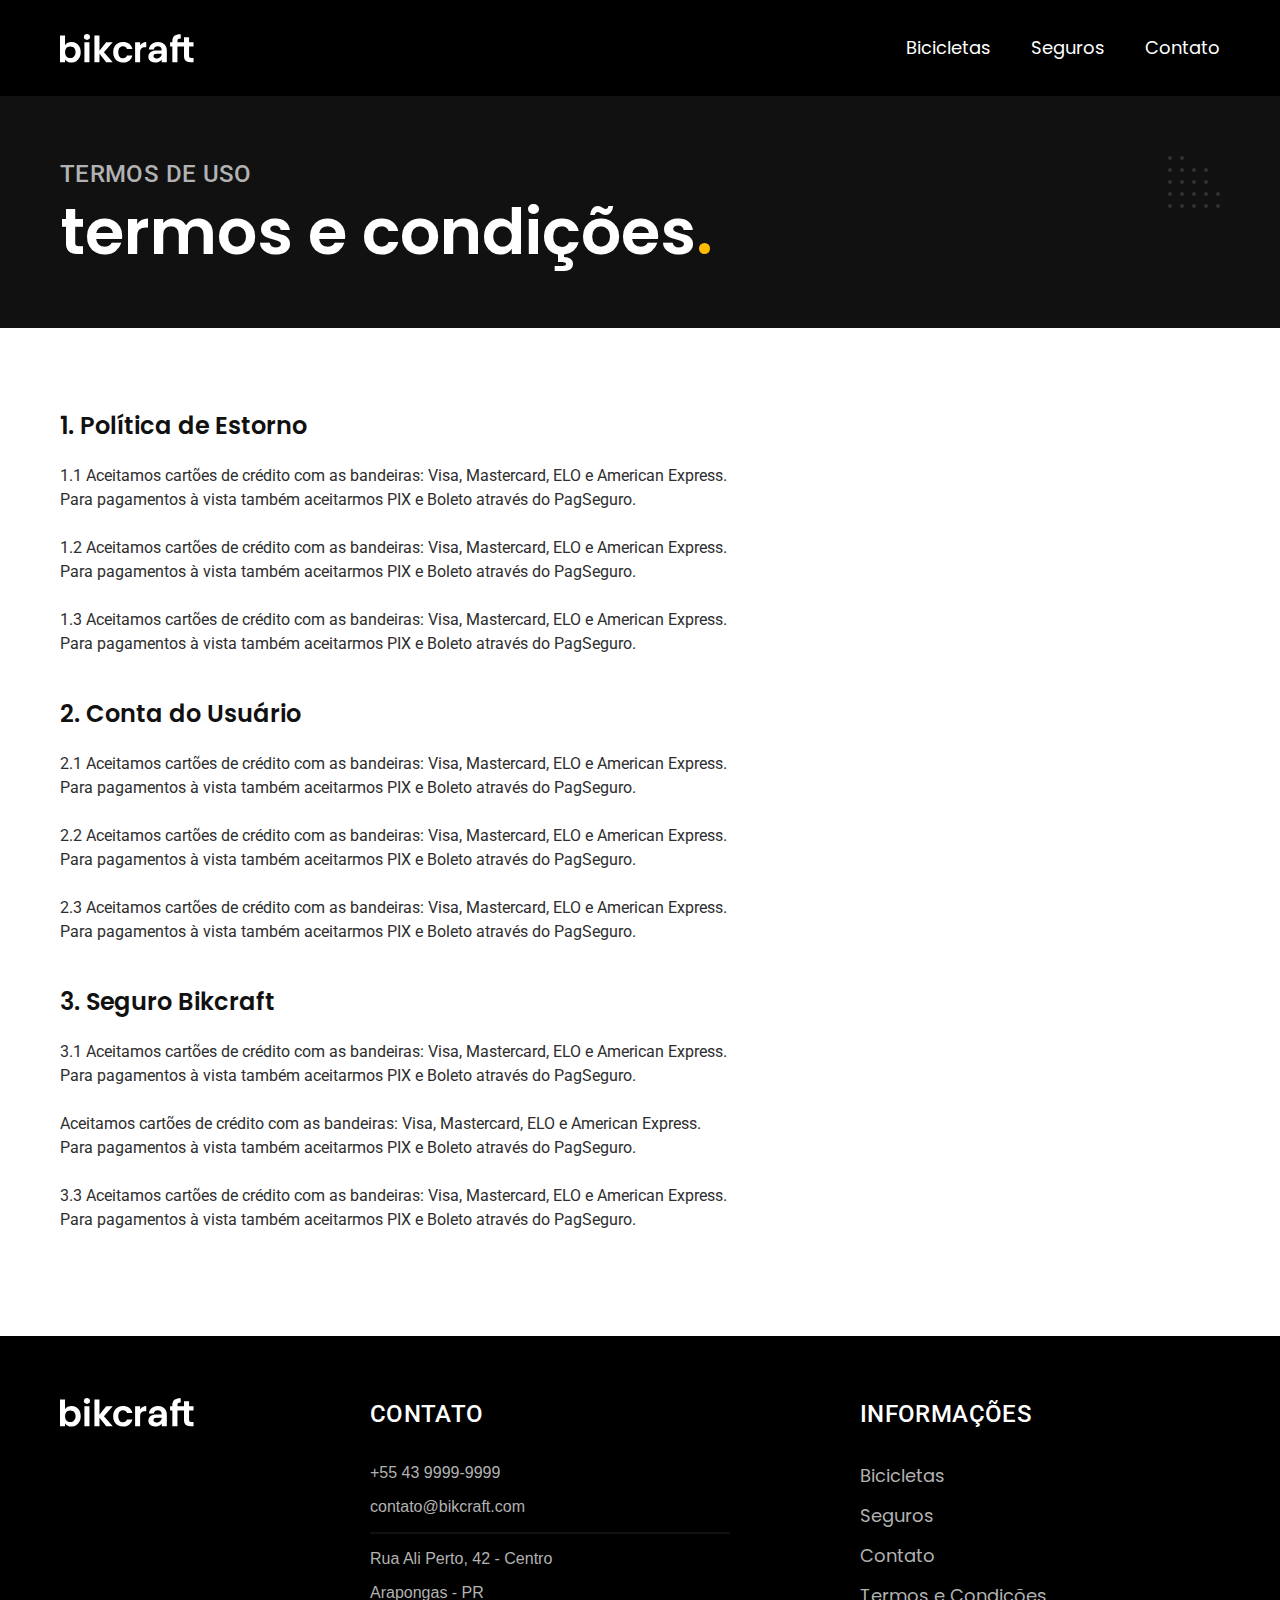
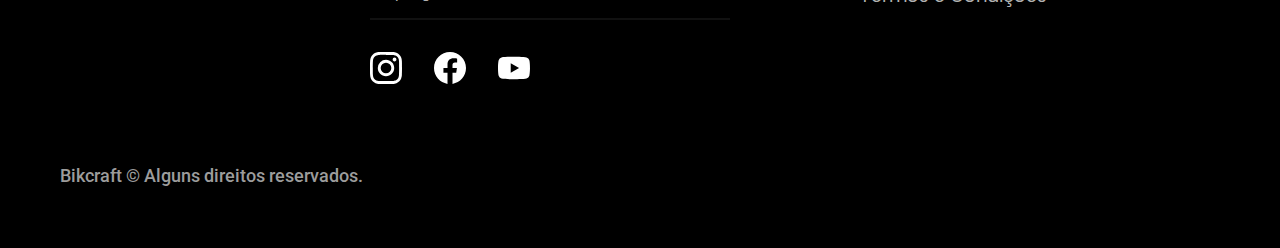
<file: termos.html>
<!DOCTYPE html>
<html lang="pt-br">

<head>
  <meta charset="UTF-8">
  <meta name="viewport" content="width=device-width, initial-scale=1.0">

  <title>Termos e Condições | Bikcraft</title>
  <meta name="description" content="Termos e condições">

  <link rel="icon" href="./favicon.svg" type="image/svg+xml">
  <link rel="preload" href="./css/style.min.css" as="style">
  <link rel="stylesheet" href="./css/style.min.css">

  <link rel="preconnect" href="https://fonts.googleapis.com">
  <link rel="preconnect" href="https://fonts.gstatic.com" crossorigin>
  <link href="https://fonts.googleapis.com/css2?family=Merriweather:ital,wght@1,900&family=Poppins:wght@400;600&family=Roboto:wght@400;500&display=swap" rel="stylesheet">
  <script>document.documentElement.classList.add('js');</script>

</head>

<body id="termos">
  <header class="header-bg">
    <div class="header container">
      <a href="./">
        <img src="./img/bikcraft.svg" width="136" height="32" alt="Bikcraft">
      </a>
      <nav aria-label="primaria">
        <ul class="header-menu font-1-m cor-0">
          <li><a href="./bicicletas.html">Bicicletas</a></li>
          <li><a href="./seguros.html">Seguros</a></li>
          <li><a href="./contato.html">Contato</a></li>
        </ul>
      </nav>
    </div>
  </header>

  <main>
    <div class="titulo-bg">
      <div class="titulo container">
        <p class="font-2-l-b cor-5">Termos de uso</p>
        <h1 class="font-1-xxl cor-0">termos e condições<span class="cor-p1">.</span></h1>
      </div>
    </div>

    <div class="termos font-2-s cor-10 container">
      <h2 class="font-1-l cor-11">1. Política de Estorno</h2>
      <p>1.1 Aceitamos cartões de crédito com as bandeiras: Visa, Mastercard, ELO e American Express. Para pagamentos à vista também aceitarmos PIX e Boleto através do PagSeguro.</p>
      <p>1.2 Aceitamos cartões de crédito com as bandeiras: Visa, Mastercard, ELO e American Express. Para pagamentos à vista também aceitarmos PIX e Boleto através do PagSeguro.</p>
      <p>1.3 Aceitamos cartões de crédito com as bandeiras: Visa, Mastercard, ELO e American Express. Para pagamentos à vista também aceitarmos PIX e Boleto através do PagSeguro.</p>

      <h2 class="font-1-l cor-11">2. Conta do Usuário</h2>
      <p>2.1 Aceitamos cartões de crédito com as bandeiras: Visa, Mastercard, ELO e American Express. Para pagamentos à vista também aceitarmos PIX e Boleto através do PagSeguro.</p>
      <p>2.2 Aceitamos cartões de crédito com as bandeiras: Visa, Mastercard, ELO e American Express. Para pagamentos à vista também aceitarmos PIX e Boleto através do PagSeguro.</p>
      <p>2.3 Aceitamos cartões de crédito com as bandeiras: Visa, Mastercard, ELO e American Express. Para pagamentos à vista também aceitarmos PIX e Boleto através do PagSeguro.</p>

      <h2 class="font-1-l cor-11">3. Seguro Bikcraft</h2>
      <p>3.1 Aceitamos cartões de crédito com as bandeiras: Visa, Mastercard, ELO e American Express. Para pagamentos à vista também aceitarmos PIX e Boleto através do PagSeguro.</p>
      <p>Aceitamos cartões de crédito com as bandeiras: Visa, Mastercard, ELO e American Express. Para pagamentos à vista também aceitarmos PIX e Boleto através do PagSeguro.</p>
      <p>3.3 Aceitamos cartões de crédito com as bandeiras: Visa, Mastercard, ELO e American Express. Para pagamentos à vista também aceitarmos PIX e Boleto através do PagSeguro.</p>
    </div>
  </main>

  <footer class="footer-bg">
    <div class="footer container">
      <img src="./img/bikcraft.svg" width="136" height="32" alt="Bikcraft">
      <div class="footer-contato">
        <h3 class="font-2-l-b cor-0">Contato</h3>
        <ul class="cont-2-m cor-5">
          <li><a href="tel:+554399999999">+55 43 9999-9999</a></li>
          <li><a href="mailto:contato@bikcraft.com">contato@bikcraft.com</a></li>
          <li>Rua Ali Perto, 42 - Centro</li>
          <li>Arapongas - PR</li>
        </ul>
        <div class="footer-redes">
          <a href="./">
            <img src="./img/redes/instagram.svg" width="32" height="32" alt="Instagram">
          </a>
          <a href="./">
            <img src="./img/redes/facebook.svg" width="32" height="32" alt="Facebook">
          </a>
          <a href="./">
            <img src="./img/redes/youtube.svg" width="32" height="32" alt="Youtube">
          </a>
        </div>
      </div>
      <div class="footer-informacoes">
        <h3 class="font-2-l-b cor-0">Informações</h3>
        <nav>
          <ul class="font-1-m cor-5">
            <li><a href="./bicicletas.html">Bicicletas</a></li>
            <li><a href="./seguros.html">Seguros</a></li>
            <li><a href="./contato.html">Contato</a></li>
            <li><a href="./termos.html">Termos e Condições</a></li>
          </ul>
        </nav>
      </div>
      <p class="footer-copy font-2-m cor-6">Bikcraft © Alguns direitos reservados.</p>
    </div>
  </footer>
  <script src="./js/script.js"></script>
</body>

</html>
</file>
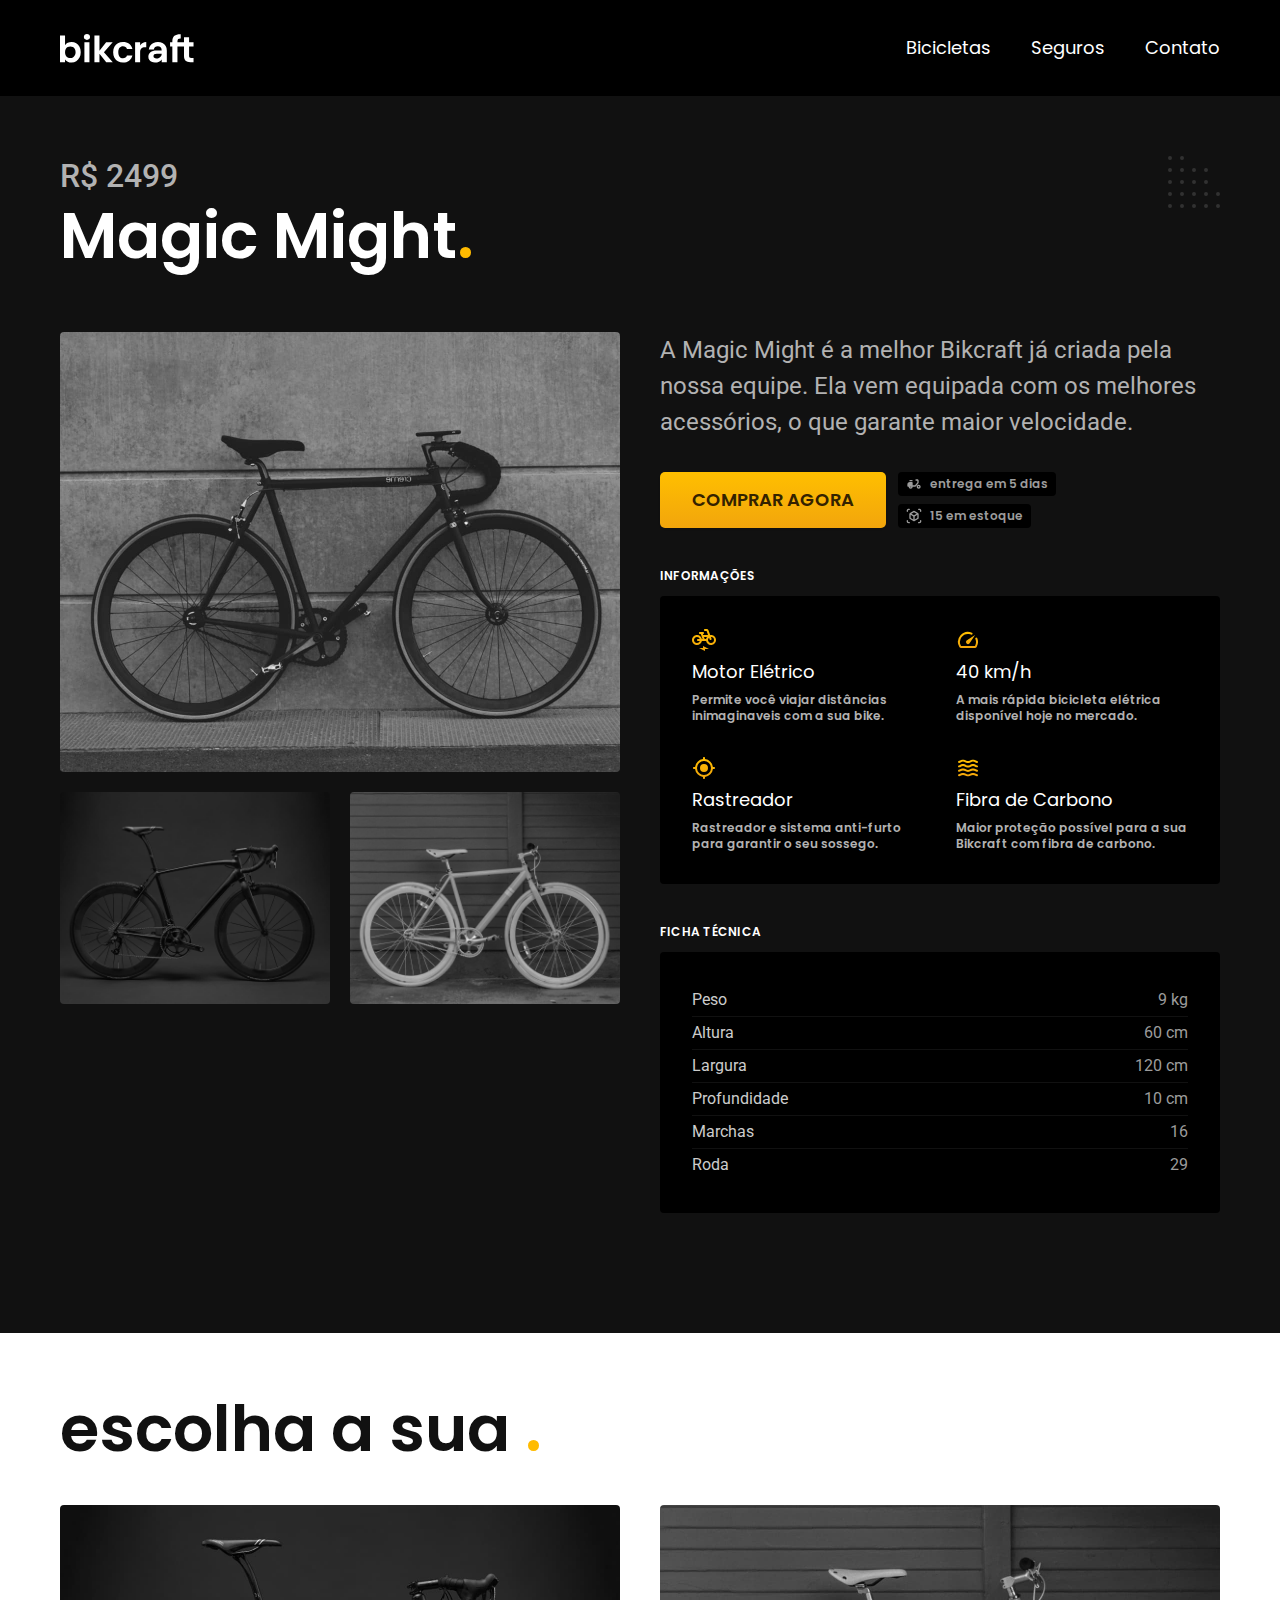
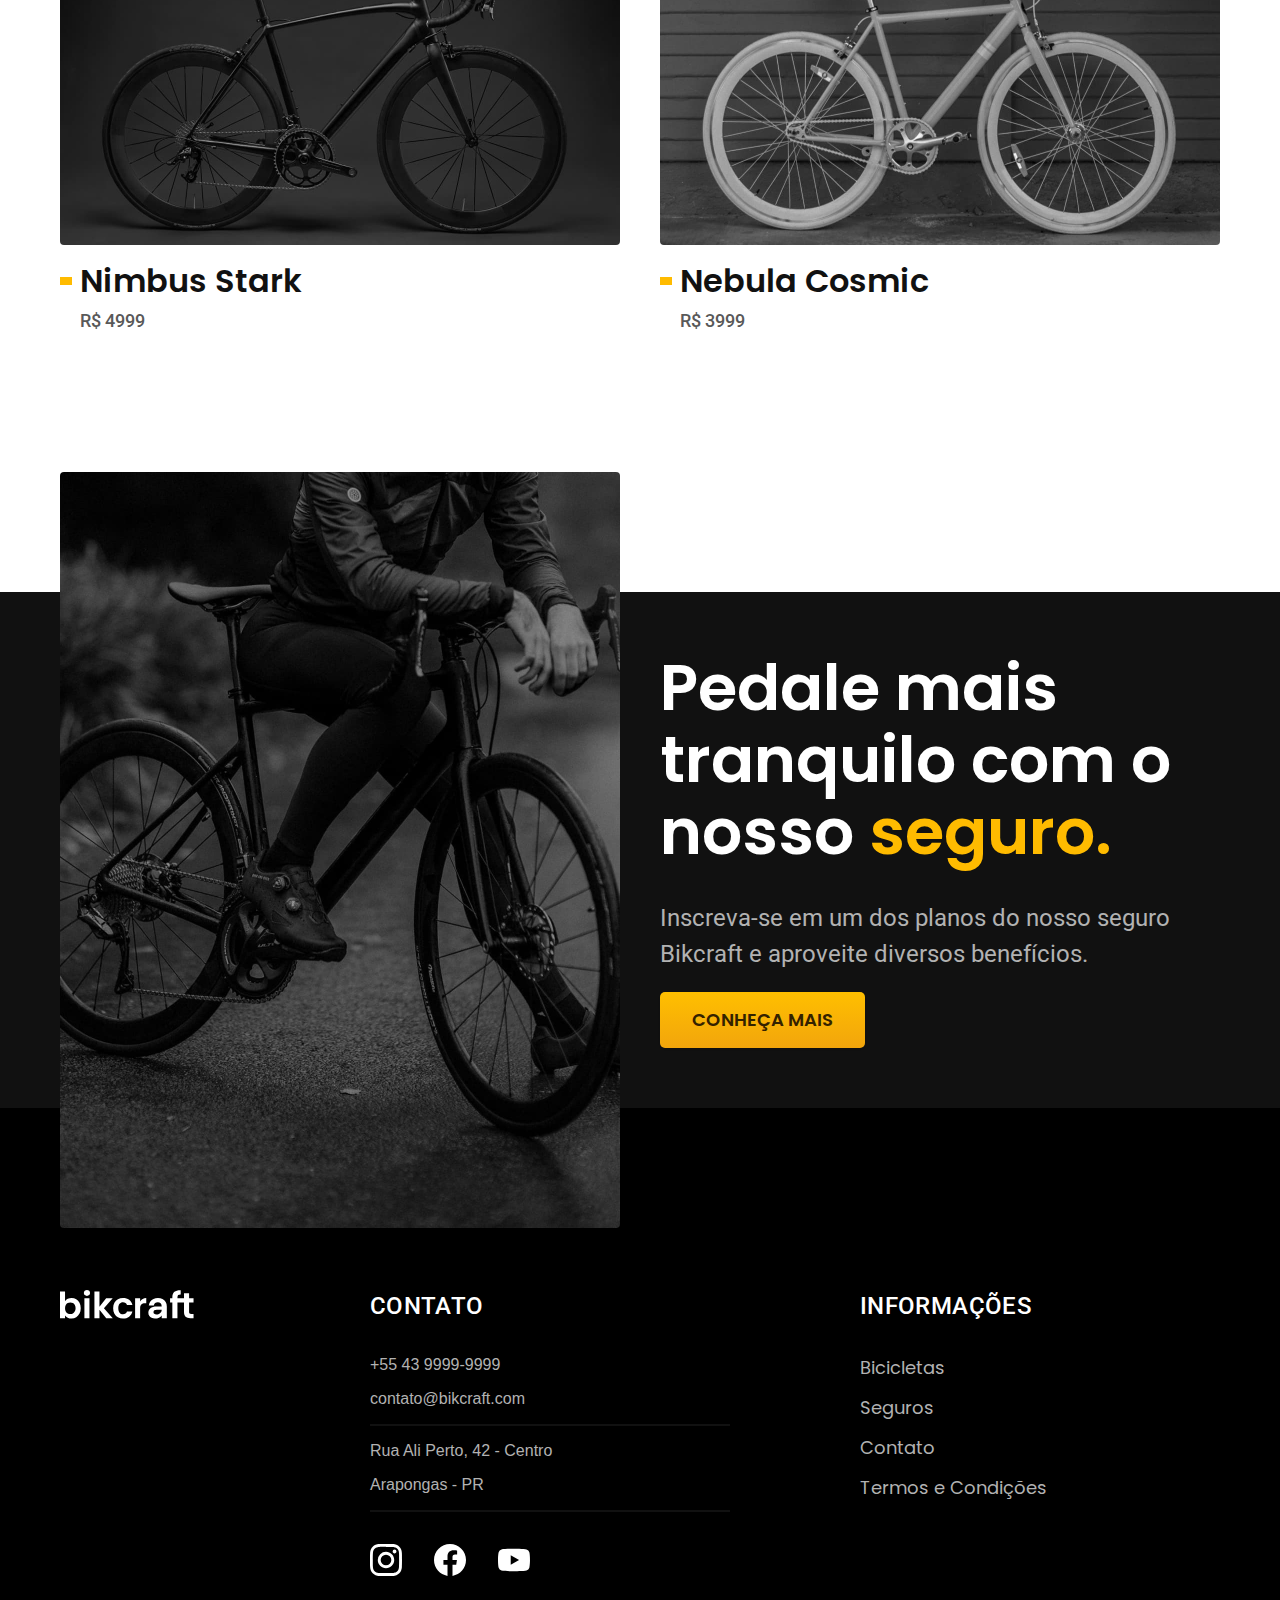
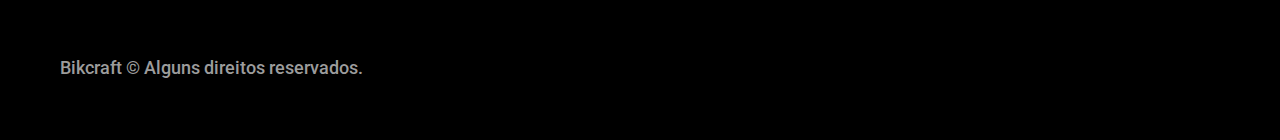
<file: bicicletas/magic.html>
<!DOCTYPE html>
<html lang="pt-br">

<head>
  <meta charset="UTF-8">
  <meta name="viewport" content="width=device-width, initial-scale=1.0">

  <title>Magic Might | Bikcraft</title>
  <meta name="description" content="Nimbus Stark">

  <link rel="icon" href="../favicon.svg" type="image/svg+xml">
  <link rel="preload" href="../css/style.min.css" as="style">
  <link rel="stylesheet" href="../css/style.min.css">

  <link rel="preconnect" href="https://fonts.googleapis.com">
  <link rel="preconnect" href="https://fonts.gstatic.com" crossorigin>
  <link href="https://fonts.googleapis.com/css2?family=Merriweather:ital,wght@1,900&family=Poppins:wght@400;600&family=Roboto:wght@400;500&display=swap" rel="stylesheet">

  <script>document.documentElement.classList.add('js');</script>
</head>

<body id="bicicleta">
  <header class="header-bg">
    <div class="header container">
      <a href="../">
        <img src="../img/bikcraft.svg" alt="Bikcraft">
      </a>
      <nav aria-label="primaria">
        <ul class="header-menu font-1-m cor-0">
          <li><a href="../bicicletas.html">Bicicletas</a></li>
          <li><a href="../seguros.html">Seguros</a></li>
          <li><a href="../contato.html">Contato</a></li>
        </ul>
      </nav>
    </div>
  </header>

  <main class="titulo-bg">
    <div class="titulo container">
      <p class="font-2-xl cor-5">R$ 2499</p>
      <h1 class="font-1-xxl cor-0">Magic Might<span class="cor-p1">.</span></h1>
    </div>
    <div class="container bicicleta">
      <div class="bicicleta-imagens">
        <img src="../img/bicicleta/nimbus2.jpg" alt="Bicicleta 1">
        <img src="../img/bicicleta/nimbus1.jpg" alt="Bicicleta 2">
        <img src="../img/bicicleta/nimbus3.jpg" alt="Bicicleta 3">
      </div>
      <div class="bicicleta-conteudo">
        <p class="font-2-l cor-5">A Magic Might é a melhor Bikcraft já criada pela nossa equipe. Ela vem equipada com os melhores acessórios, o que garante maior velocidade.</p>
        <div class="bicicleta-comprar">
          <a class="botao" href="../orcamento.html?tipo=bikcraft&produto=magic">Comprar agora</a>
          <span class="font-1-xs cor-6"><img src="../img/icones/entrega.svg" alt=""> entrega em 5 dias</span>
          <span class="font-1-xs cor-6"><img src="../img/icones/estoque.svg" alt=""> 15 em estoque</span>
        </div>
        <h2 class="font-1-xs cor-0">Informações</h2>
        <ul class="bicicleta-informacoes">
          <li><img src="../img/icones/eletrica.svg" alt="">
            <h3 class="font-1-m cor-0">Motor Elétrico</h3>
            <p class="font-1-xs cor-5">Permite você viajar distâncias inimaginaveis com a sua bike.</p>
          </li>
          <li><img src="../img/icones/velocidade.svg" alt="">
            <h3 class="font-1-m cor-0">40 km/h</h3>
            <p class="font-1-xs cor-5">A mais rápida bicicleta elétrica disponível hoje no mercado.</p>
          </li>
          <li><img src="../img/icones/rastreador.svg" alt="">
            <h3 class="font-1-m cor-0">Rastreador</h3>
            <p class="font-1-xs cor-5">Rastreador e sistema anti-furto para garantir o seu sossego.</p>
          </li>
          <li><img src="../img/icones/carbono.svg" alt="">
            <h3 class="font-1-m cor-0">Fibra de Carbono</h3>
            <p class="font-1-xs cor-5">Maior proteção possível para a sua Bikcraft com fibra de carbono.</p>
          </li>
        </ul>
        <h2 class="font-1-xs cor-0">Ficha Técnica</h2>
        <ul class="bicicleta-ficha font-2-s cor-4">
          <li>Peso <span>9 kg</span></li>
          <li>Altura <span>60 cm</span></li>
          <li>Largura <span>120 cm</span></li>
          <li>Profundidade <span>10 cm</span></li>
          <li>Marchas <span>16</span></li>
          <li>Roda <span>29</span></li>
        </ul>
      </div>
    </div>
  </main>

  <article class="bicicletas-lista container">
    <div>
      <h2 class="font-1-xxl ">escolha a sua <span class="cor-p1">.</span></h2>
      <ul>
        <li>
          <a href="./nimbus.html">
            <img src="../img/bicicletas/nimbus.jpg" alt="Bicicleta Preta">
            <h3 class="font-1-xl">Nimbus Stark</h3>
            <span class="font-2-m cor-8">R$ 4999</span>
          </a>
        </li>
        <li>
          <a href="./nebula.html">
            <img src="../img/bicicletas/nebula.jpg" alt="Bicicleta Preta">
            <h3 class="font-1-xl">Nebula Cosmic</h3>
            <span class="font-2-m cor-8">R$ 3999</span>
          </a>
        </li>
      </ul>
    </div>
  </article>

  <article class="seguro-bg">
    <div class="seguro container">
      <div class="seguro-imagem">
        <img src="../img/fotos/seguros.jpg" alt="Pessoa parada em cima de uma bicicleta">
      </div>
      <div class="seguro-conteudo">
        <h2 class="font-1-xxl cor-0">Pedale mais tranquilo com o nosso <span class="cor-p1">seguro.</span></h2>
        <p class="font-2-l cor-5">Inscreva-se em um dos planos do nosso seguro Bikcraft e aproveite diversos benefícios.</p>
        <a class="botao" href="../seguros.html">Conheça mais</a>
      </div>
    </div>
  </article>

  <footer class="footer-bg">
    <div class="footer container">
      <img src="../img/bikcraft.svg" alt="Bikcraft">
      <div class="footer-contato">
        <h3 class="font-2-l-b cor-0">Contato</h3>
        <ul class="cont-2-m cor-5">
          <li><a href="tel:+554399999999">+55 43 9999-9999</a></li>
          <li><a href="mailto:contato@bikcraft.com">contato@bikcraft.com</a></li>
          <li>Rua Ali Perto, 42 - Centro</li>
          <li>Arapongas - PR</li>
        </ul>
        <div class="footer-redes">
          <a href="../">
            <img src="../img/redes/instagram.svg" alt="Instagram">
          </a>
          <a href="../">
            <img src="../img/redes/facebook.svg" alt="Facebook">
          </a>
          <a href="../">
            <img src="../img/redes/youtube.svg" alt="Youtube">
          </a>
        </div>
      </div>
      <div class="footer-informacoes">
        <h3 class="font-2-l-b cor-0">Informações</h3>
        <nav>
          <ul class="font-1-m cor-5">
            <li><a href="../bicicletas.html">Bicicletas</a></li>
            <li><a href="../seguros.html">Seguros</a></li>
            <li><a href="../contato.html">Contato</a></li>
            <li><a href="../termos.html">Termos e Condições</a></li>
          </ul>
        </nav>
      </div>
      <p class="footer-copy font-2-m cor-6">Bikcraft © Alguns direitos reservados.</p>
    </div>
  </footer>
  <script src="../js/script.js"></script>
</body>

</html>
</file>
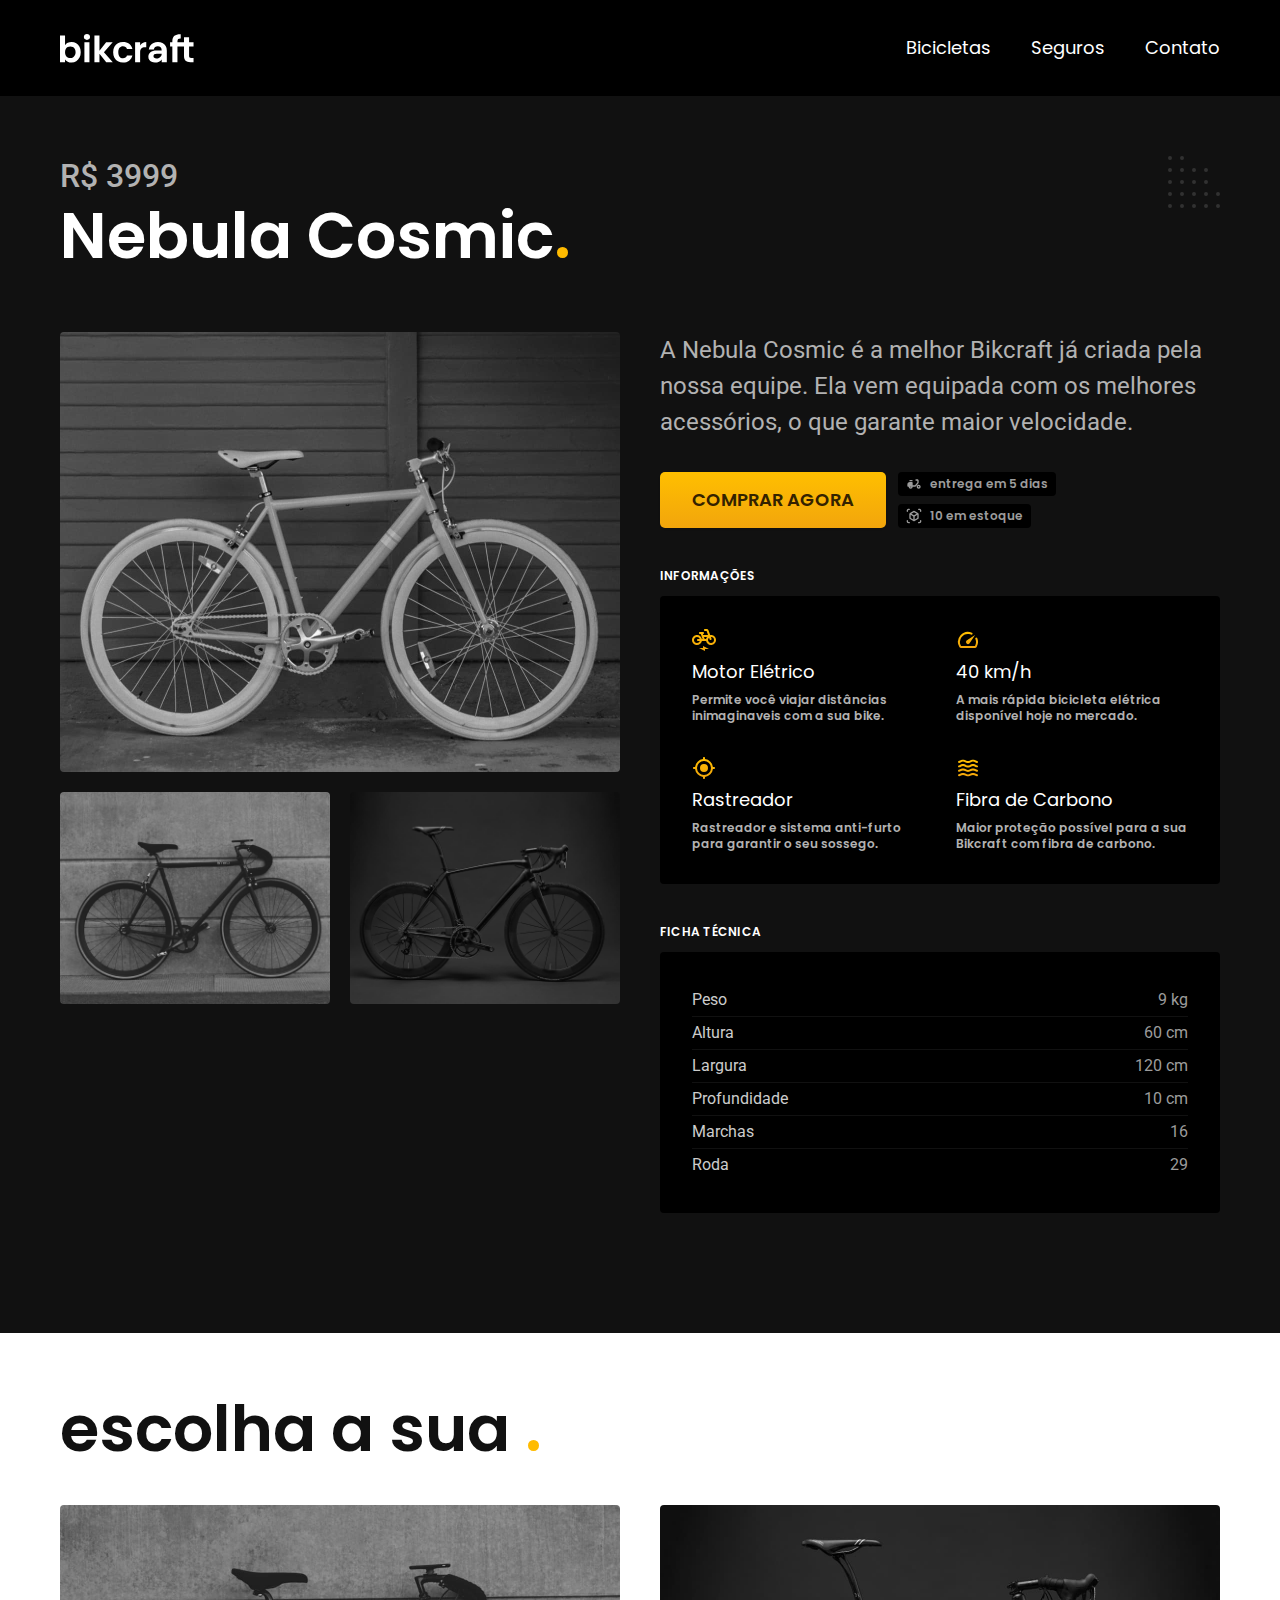
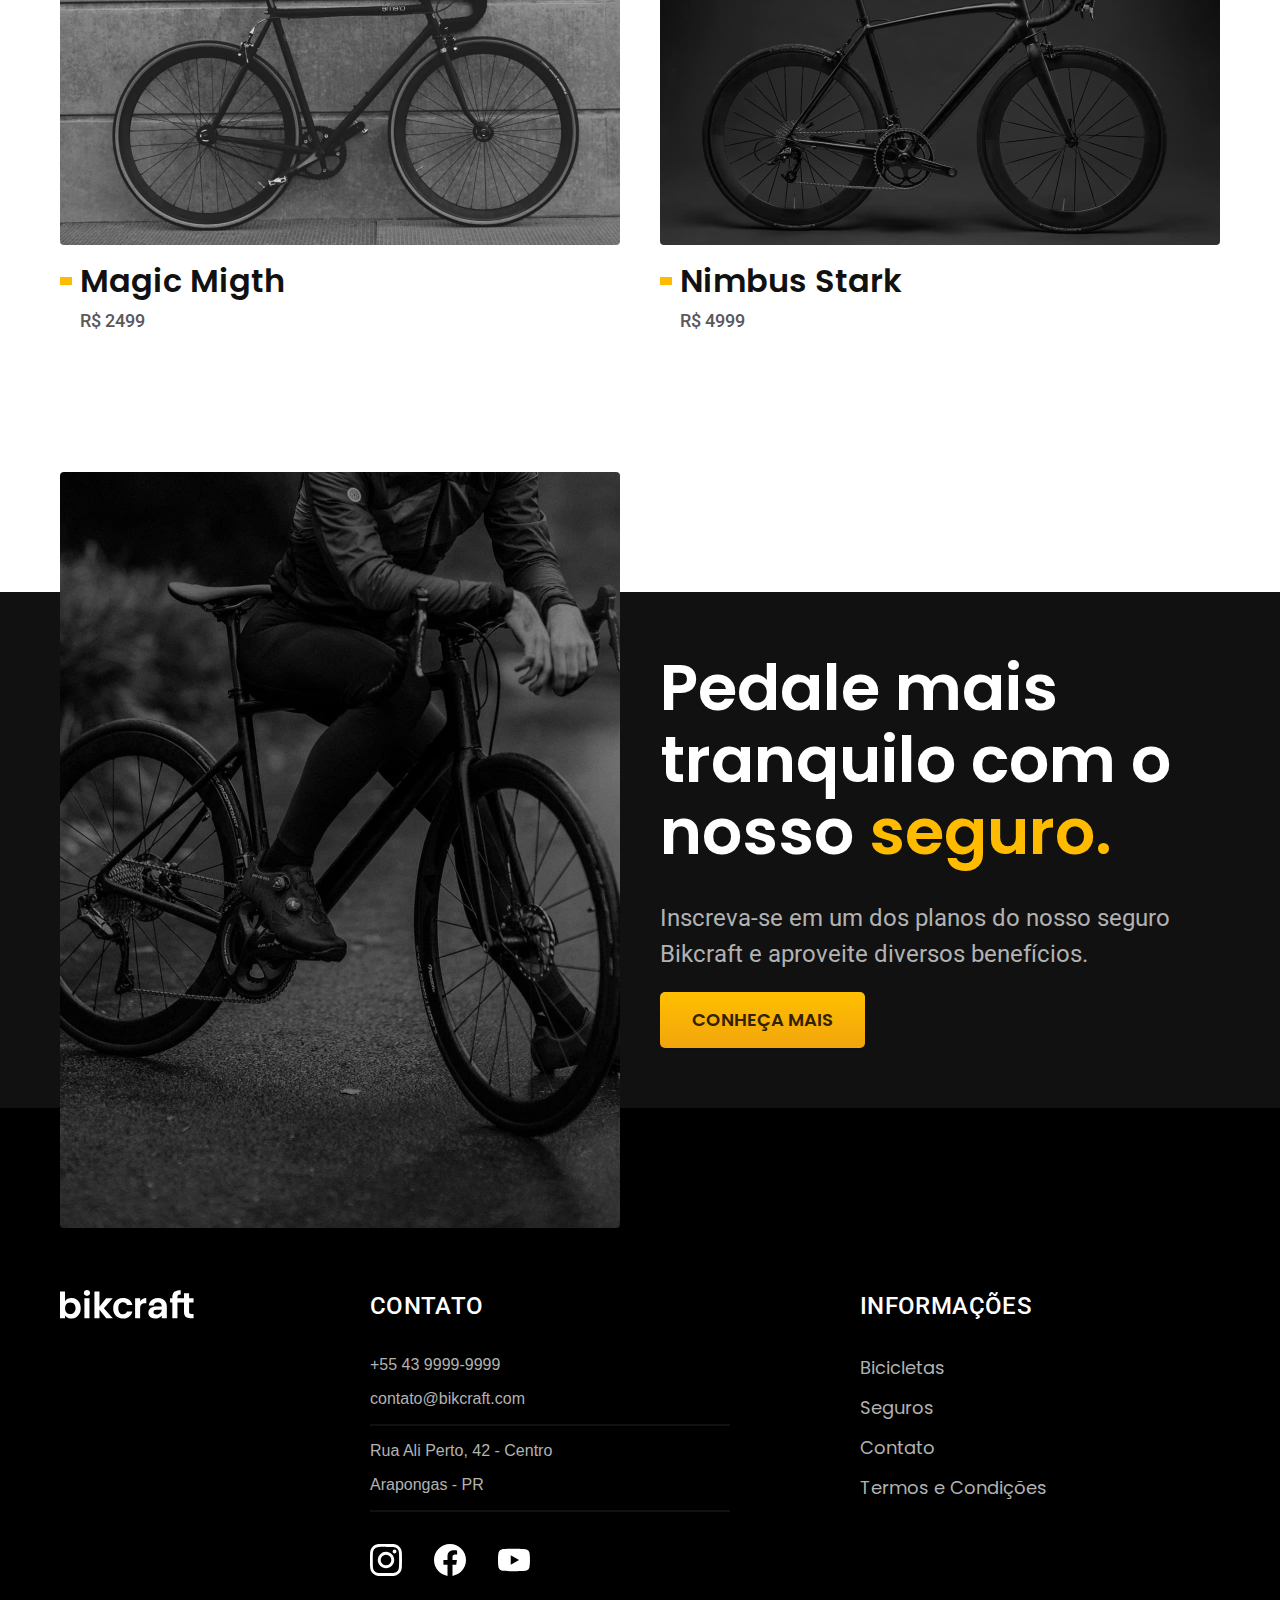
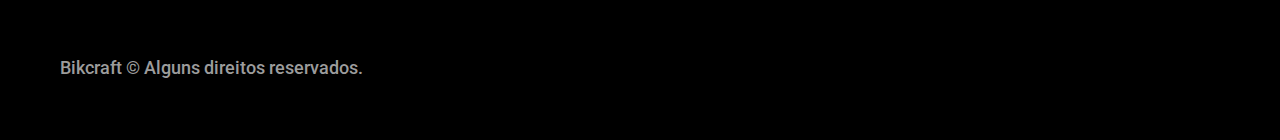
<file: bicicletas/nebula.html>
<!DOCTYPE html>
<html lang="pt-br">

<head>
  <meta charset="UTF-8">
  <meta name="viewport" content="width=device-width, initial-scale=1.0">

  <title>Nebula Cosmic | Bikcraft</title>
  <meta name="description" content="Nimbus Stark">

  <link rel="icon" href="../favicon.svg" type="image/svg+xml">
  <link rel="preload" href="../css/style.min.css" as="style">
  <link rel="stylesheet" href="../css/style.min.css">

  <link rel="preconnect" href="https://fonts.googleapis.com">
  <link rel="preconnect" href="https://fonts.gstatic.com" crossorigin>
  <link href="https://fonts.googleapis.com/css2?family=Merriweather:ital,wght@1,900&family=Poppins:wght@400;600&family=Roboto:wght@400;500&display=swap" rel="stylesheet">

  <script>document.documentElement.classList.add('js');</script>
</head>

<body id="bicicleta">
  <header class="header-bg">
    <div class="header container">
      <a href="../">
        <img src="../img/bikcraft.svg" alt="Bikcraft">
      </a>
      <nav aria-label="primaria">
        <ul class="header-menu font-1-m cor-0">
          <li><a href="../bicicletas.html">Bicicletas</a></li>
          <li><a href="../seguros.html">Seguros</a></li>
          <li><a href="../contato.html">Contato</a></li>
        </ul>
      </nav>
    </div>
  </header>

  <main class="titulo-bg">
    <div class="titulo container">
      <p class="font-2-xl cor-5">R$ 3999</p>
      <h1 class="font-1-xxl cor-0">Nebula Cosmic<span class="cor-p1">.</span></h1>
    </div>
    <div class="container bicicleta">
      <div class="bicicleta-imagens">
        <img src="../img/bicicleta/nimbus3.jpg" alt="Bicicleta 1">
        <img src="../img/bicicleta/nimbus2.jpg" alt="Bicicleta 2">
        <img src="../img/bicicleta/nimbus1.jpg" alt="Bicicleta 3">
      </div>
      <div class="bicicleta-conteudo">
        <p class="font-2-l cor-5">A Nebula Cosmic é a melhor Bikcraft já criada pela nossa equipe. Ela vem equipada com os melhores acessórios, o que garante maior velocidade.</p>
        <div class="bicicleta-comprar">
          <a class="botao" href="../orcamento.html?tipo=bikcraft&produto=nebula">Comprar agora</a>
          <span class="font-1-xs cor-6"><img src="../img/icones/entrega.svg" alt=""> entrega em 5 dias</span>
          <span class="font-1-xs cor-6"><img src="../img/icones/estoque.svg" alt=""> 10 em estoque</span>
        </div>
        <h2 class="font-1-xs cor-0">Informações</h2>
        <ul class="bicicleta-informacoes">
          <li><img src="../img/icones/eletrica.svg" alt="">
            <h3 class="font-1-m cor-0">Motor Elétrico</h3>
            <p class="font-1-xs cor-5">Permite você viajar distâncias inimaginaveis com a sua bike.</p>
          </li>
          <li><img src="../img/icones/velocidade.svg" alt="">
            <h3 class="font-1-m cor-0">40 km/h</h3>
            <p class="font-1-xs cor-5">A mais rápida bicicleta elétrica disponível hoje no mercado.</p>
          </li>
          <li><img src="../img/icones/rastreador.svg" alt="">
            <h3 class="font-1-m cor-0">Rastreador</h3>
            <p class="font-1-xs cor-5">Rastreador e sistema anti-furto para garantir o seu sossego.</p>
          </li>
          <li><img src="../img/icones/carbono.svg" alt="">
            <h3 class="font-1-m cor-0">Fibra de Carbono</h3>
            <p class="font-1-xs cor-5">Maior proteção possível para a sua Bikcraft com fibra de carbono.</p>
          </li>
        </ul>
        <h2 class="font-1-xs cor-0">Ficha Técnica</h2>
        <ul class="bicicleta-ficha font-2-s cor-4">
          <li>Peso <span>9 kg</span></li>
          <li>Altura <span>60 cm</span></li>
          <li>Largura <span>120 cm</span></li>
          <li>Profundidade <span>10 cm</span></li>
          <li>Marchas <span>16</span></li>
          <li>Roda <span>29</span></li>
        </ul>
      </div>
    </div>
  </main>

  <article class="bicicletas-lista container">
    <div>
      <h2 class="font-1-xxl ">escolha a sua <span class="cor-p1">.</span></h2>
      <ul>
        <li>
          <a href="./magic.html">
            <img src="../img/bicicletas/magic.jpg" alt="Bicicleta Preta">
            <h3 class="font-1-xl">Magic Migth</h3>
            <span class="font-2-m cor-8">R$ 2499</span>
          </a>
        </li>
        <li>
          <a href="./nimbus.html">
            <img src="../img/bicicletas/nimbus.jpg" alt="Bicicleta Preta">
            <h3 class="font-1-xl">Nimbus Stark</h3>
            <span class="font-2-m cor-8">R$ 4999</span>
          </a>
        </li>
      </ul>
    </div>
  </article>

  <article class="seguro-bg">
    <div class="seguro container">
      <div class="seguro-imagem">
        <img src="../img/fotos/seguros.jpg" alt="Pessoa parada em cima de uma bicicleta">
      </div>
      <div class="seguro-conteudo">
        <h2 class="font-1-xxl cor-0">Pedale mais tranquilo com o nosso <span class="cor-p1">seguro.</span></h2>
        <p class="font-2-l cor-5">Inscreva-se em um dos planos do nosso seguro Bikcraft e aproveite diversos benefícios.</p>
        <a class="botao" href="../seguros.html">Conheça mais</a>
      </div>
    </div>
  </article>

  <footer class="footer-bg">
    <div class="footer container">
      <img src="../img/bikcraft.svg" alt="Bikcraft">
      <div class="footer-contato">
        <h3 class="font-2-l-b cor-0">Contato</h3>
        <ul class="cont-2-m cor-5">
          <li><a href="tel:+554399999999">+55 43 9999-9999</a></li>
          <li><a href="mailto:contato@bikcraft.com">contato@bikcraft.com</a></li>
          <li>Rua Ali Perto, 42 - Centro</li>
          <li>Arapongas - PR</li>
        </ul>
        <div class="footer-redes">
          <a href="../">
            <img src="../img/redes/instagram.svg" alt="Instagram">
          </a>
          <a href="../">
            <img src="../img/redes/facebook.svg" alt="Facebook">
          </a>
          <a href="../">
            <img src="../img/redes/youtube.svg" alt="Youtube">
          </a>
        </div>
      </div>
      <div class="footer-informacoes">
        <h3 class="font-2-l-b cor-0">Informações</h3>
        <nav>
          <ul class="font-1-m cor-5">
            <li><a href="../bicicletas.html">Bicicletas</a></li>
            <li><a href="../seguros.html">Seguros</a></li>
            <li><a href="../contato.html">Contato</a></li>
            <li><a href="../termos.html">Termos e Condições</a></li>
          </ul>
        </nav>
      </div>
      <p class="footer-copy font-2-m cor-6">Bikcraft © Alguns direitos reservados.</p>
    </div>
  </footer>
  <script src="../js/script.js"></script>
</body>

</html>
</file>
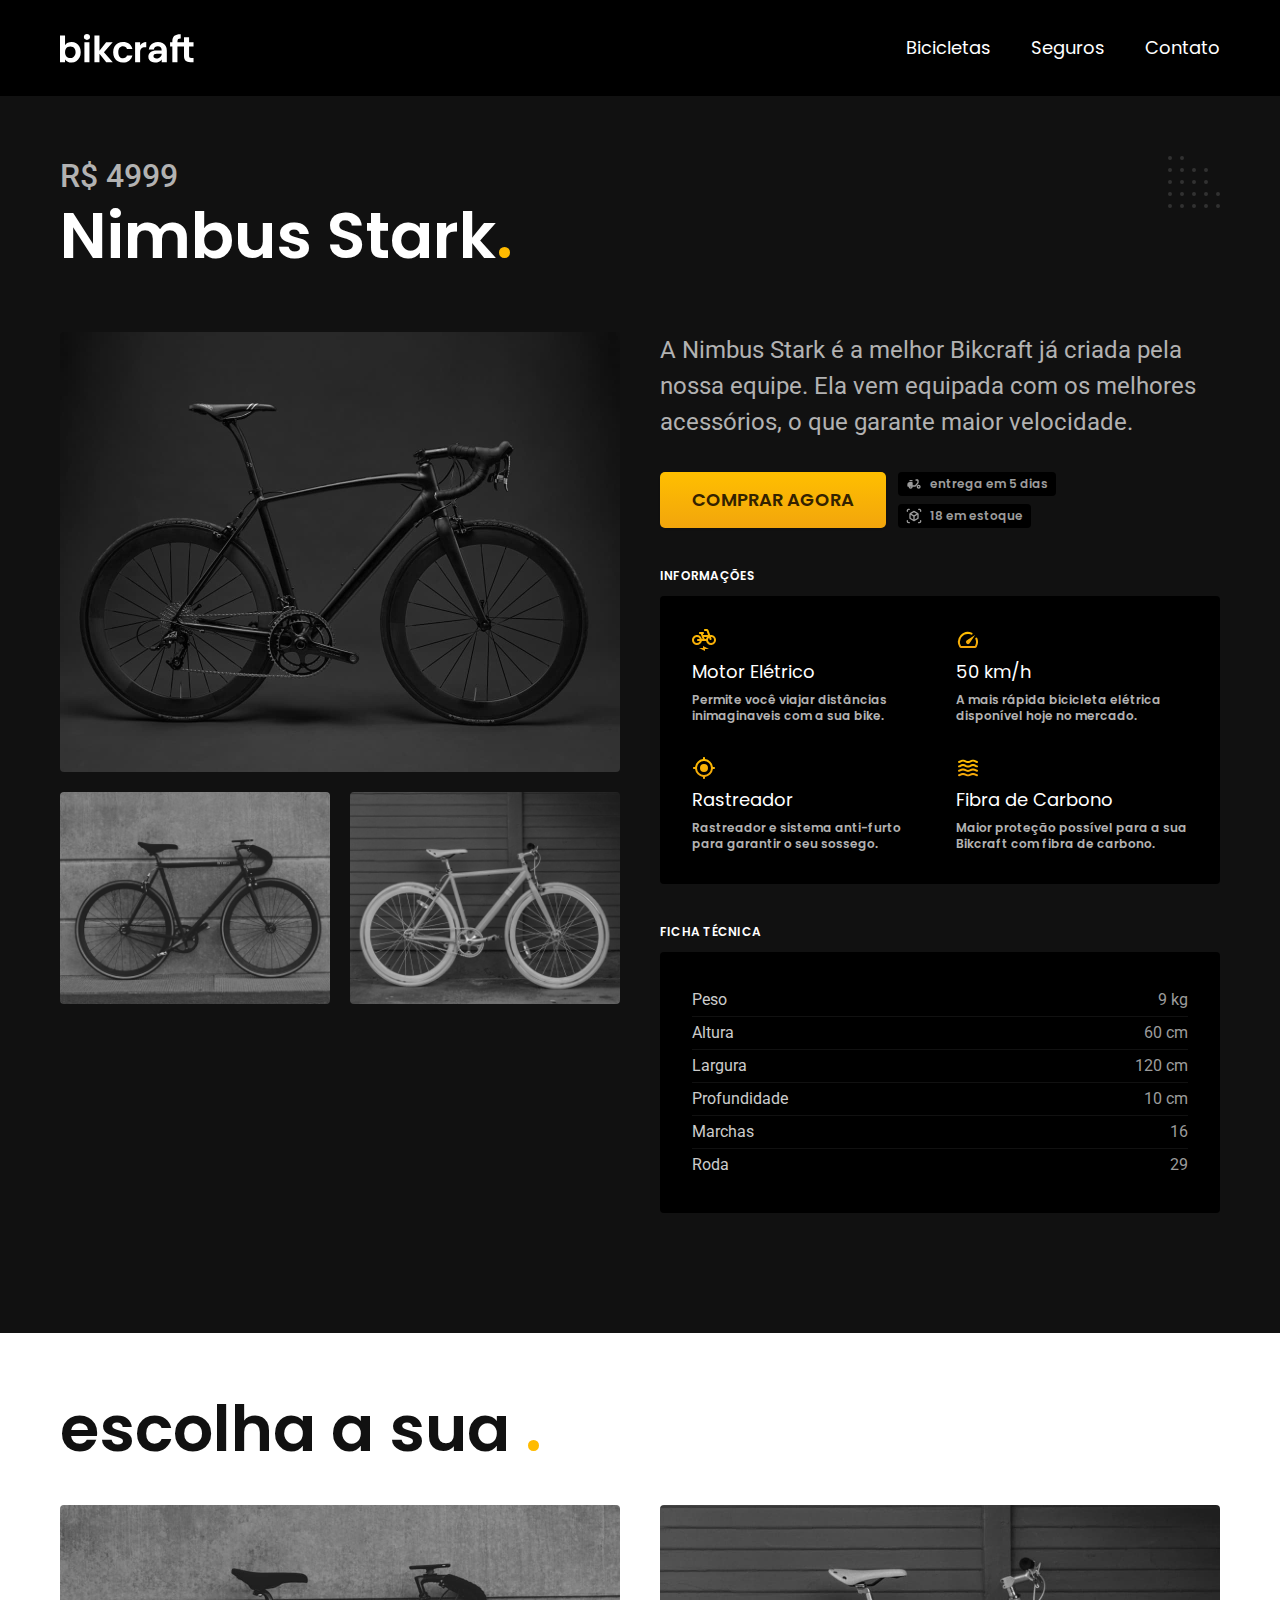
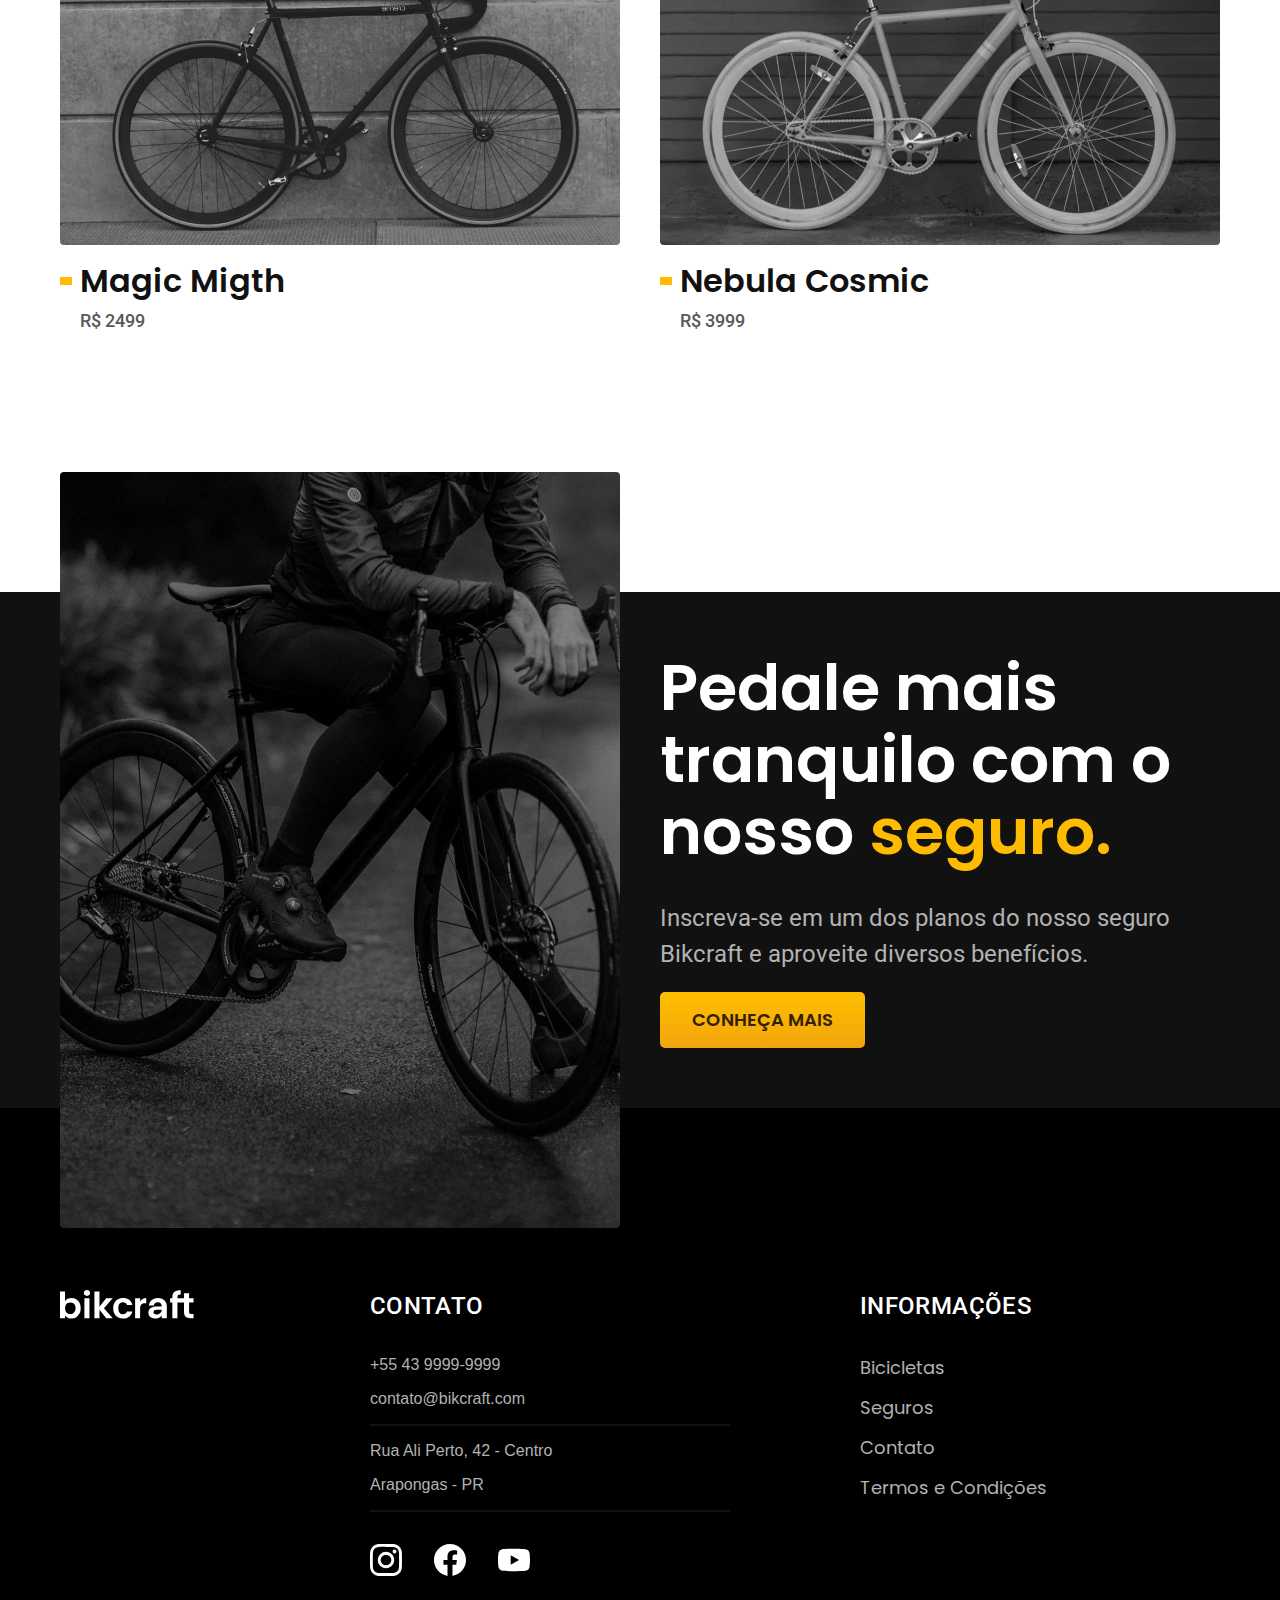
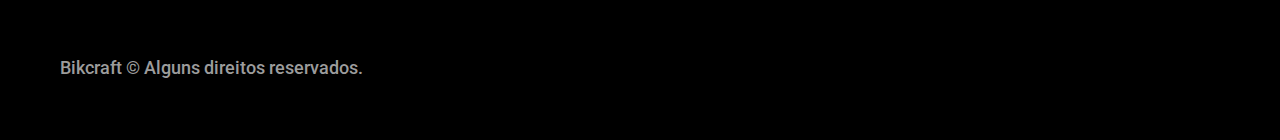
<file: bicicletas/nimbus.html>
<!DOCTYPE html>
<html lang="pt-br">

<head>
  <meta charset="UTF-8">
  <meta name="viewport" content="width=device-width, initial-scale=1.0">

  <title>Nimbus Stark | Bikcraft</title>
  <meta name="description" content="Nimbus Stark">

  <link rel="icon" href="../favicon.svg" type="image/svg+xml">
  <link rel="preload" href="../css/style.min.css" as="style">
  <link rel="stylesheet" href="../css/style.min.css">

  <link rel="preconnect" href="https://fonts.googleapis.com">
  <link rel="preconnect" href="https://fonts.gstatic.com" crossorigin>
  <link href="https://fonts.googleapis.com/css2?family=Merriweather:ital,wght@1,900&family=Poppins:wght@400;600&family=Roboto:wght@400;500&display=swap" rel="stylesheet">

  <script>document.documentElement.classList.add('js');</script>
</head>

<body id="bicicleta">
  <header class="header-bg">
    <div class="header container">
      <a href="../">
        <img src="../img/bikcraft.svg" alt="Bikcraft">
      </a>
      <nav aria-label="primaria">
        <ul class="header-menu font-1-m cor-0">
          <li><a href="../bicicletas.html">Bicicletas</a></li>
          <li><a href="../seguros.html">Seguros</a></li>
          <li><a href="../contato.html">Contato</a></li>
        </ul>
      </nav>
    </div>
  </header>

  <main class="titulo-bg">
    <div class="titulo container">
      <p class="font-2-xl cor-5">R$ 4999</p>
      <h1 class="font-1-xxl cor-0">Nimbus Stark<span class="cor-p1">.</span></h1>
    </div>
    <div class="container bicicleta">
      <div class="bicicleta-imagens">
        <img src="../img/bicicleta/nimbus1.jpg" alt="Bicicleta 1">
        <img src="../img/bicicleta/nimbus2.jpg" alt="Bicicleta 2">
        <img src="../img/bicicleta/nimbus3.jpg" alt="Bicicleta 3">
      </div>
      <div class="bicicleta-conteudo">
        <p class="font-2-l cor-5">A Nimbus Stark é a melhor Bikcraft já criada pela nossa equipe. Ela vem equipada com os melhores acessórios, o que garante maior velocidade.</p>
        <div class="bicicleta-comprar">
          <a class="botao" href="../orcamento.html?tipo=bikcraft&produto=nimbus">Comprar agora</a>
          <span class="font-1-xs cor-6"><img src="../img/icones/entrega.svg" alt=""> entrega em 5 dias</span>
          <span class="font-1-xs cor-6"><img src="../img/icones/estoque.svg" alt=""> 18 em estoque</span>
        </div>
        <h2 class="font-1-xs cor-0">Informações</h2>
        <ul class="bicicleta-informacoes">
          <li><img src="../img/icones/eletrica.svg" alt="">
            <h3 class="font-1-m cor-0">Motor Elétrico</h3>
            <p class="font-1-xs cor-5">Permite você viajar distâncias inimaginaveis com a sua bike.</p>
          </li>
          <li><img src="../img/icones/velocidade.svg" alt="">
            <h3 class="font-1-m cor-0">50 km/h</h3>
            <p class="font-1-xs cor-5">A mais rápida bicicleta elétrica disponível hoje no mercado.</p>
          </li>
          <li><img src="../img/icones/rastreador.svg" alt="">
            <h3 class="font-1-m cor-0">Rastreador</h3>
            <p class="font-1-xs cor-5">Rastreador e sistema anti-furto para garantir o seu sossego.</p>
          </li>
          <li><img src="../img/icones/carbono.svg" alt="">
            <h3 class="font-1-m cor-0">Fibra de Carbono</h3>
            <p class="font-1-xs cor-5">Maior proteção possível para a sua Bikcraft com fibra de carbono.</p>
          </li>
        </ul>
        <h2 class="font-1-xs cor-0">Ficha Técnica</h2>
        <ul class="bicicleta-ficha font-2-s cor-4">
          <li>Peso <span>9 kg</span></li>
          <li>Altura <span>60 cm</span></li>
          <li>Largura <span>120 cm</span></li>
          <li>Profundidade <span>10 cm</span></li>
          <li>Marchas <span>16</span></li>
          <li>Roda <span>29</span></li>
        </ul>
      </div>
    </div>
  </main>

  <article class="bicicletas-lista container">
    <div>
      <h2 class="font-1-xxl ">escolha a sua <span class="cor-p1">.</span></h2>
      <ul>
        <li>
          <a href="./magic.html">
            <img src="../img/bicicletas/magic.jpg" alt="Bicicleta Preta">
            <h3 class="font-1-xl">Magic Migth</h3>
            <span class="font-2-m cor-8">R$ 2499</span>
          </a>
        </li>
        <li>
          <a href="./nebula.html">
            <img src="../img/bicicletas/nebula.jpg" alt="Bicicleta Preta">
            <h3 class="font-1-xl">Nebula Cosmic</h3>
            <span class="font-2-m cor-8">R$ 3999</span>
          </a>
        </li>
      </ul>
    </div>
  </article>

  <article class="seguro-bg">
    <div class="seguro container">
      <div class="seguro-imagem">
        <img src="../img/fotos/seguros.jpg" alt="Pessoa parada em cima de uma bicicleta">
      </div>
      <div class="seguro-conteudo">
        <h2 class="font-1-xxl cor-0">Pedale mais tranquilo com o nosso <span class="cor-p1">seguro.</span></h2>
        <p class="font-2-l cor-5">Inscreva-se em um dos planos do nosso seguro Bikcraft e aproveite diversos benefícios.</p>
        <a class="botao" href="../seguros.html">Conheça mais</a>
      </div>
    </div>
  </article>

  <footer class="footer-bg">
    <div class="footer container">
      <img src="../img/bikcraft.svg" alt="Bikcraft">
      <div class="footer-contato">
        <h3 class="font-2-l-b cor-0">Contato</h3>
        <ul class="cont-2-m cor-5">
          <li><a href="tel:+554399999999">+55 43 9999-9999</a></li>
          <li><a href="mailto:contato@bikcraft.com">contato@bikcraft.com</a></li>
          <li>Rua Ali Perto, 42 - Centro</li>
          <li>Arapongas - PR</li>
        </ul>
        <div class="footer-redes">
          <a href="../">
            <img src="../img/redes/instagram.svg" alt="Instagram">
          </a>
          <a href="../">
            <img src="../img/redes/facebook.svg" alt="Facebook">
          </a>
          <a href="../">
            <img src="../img/redes/youtube.svg" alt="Youtube">
          </a>
        </div>
      </div>
      <div class="footer-informacoes">
        <h3 class="font-2-l-b cor-0">Informações</h3>
        <nav>
          <ul class="font-1-m cor-5">
            <li><a href="../bicicletas.html">Bicicletas</a></li>
            <li><a href="../seguros.html">Seguros</a></li>
            <li><a href="../contato.html">Contato</a></li>
            <li><a href="../termos.html">Termos e Condições</a></li>
          </ul>
        </nav>
      </div>
      <p class="footer-copy font-2-m cor-6">Bikcraft © Alguns direitos reservados.</p>
    </div>
  </footer>
  <script src="../js/script.js"></script>
</body>

</html>
</file>
<file: css/style.min.css>
body{margin:0;font-family:Arial,Helvetica,sans-serif;color:#111}blockquote,dd,h1,h2,h3,h4,p,ul{margin:0}ul{padding:0;list-style:none}a{text-decoration:none;color:inherit}img{max-width:100%;height:auto;display:block}img[src$=".jpg"]{border-radius:4px}.font-1-xs{font:600 0.75rem/1.33 Poppins,sans-serif}.font-2-xs{font:400 0.875rem/1.43 Roboto,sans-serif}.font-1-s{font:400 1rem/1.5 Poppins,sans-serif}.font-2-s{font:400 1rem/1.5 Roboto,sans-serif}.font-1-m,.font-1-m-b{font:400 1.125rem/1.33 Poppins,sans-serif}.font-1-m-b{font-weight:600}.font-2-m{font:500 1.125rem/1.33 Roboto,sans-serif}.font-1-l{font:400 1.5rem/1.5 Poppins,sans-serif}.font-2-l,.font-2-l-b{font:400 1.5rem/1.5 Roboto,sans-serif}.font-2-l-b{font-weight:500;letter-spacing:.015em;text-transform:uppercase}.font-1-xl{font:600 2rem/1.25 Poppins,sans-serif}.font-2-xl{font:500 2rem/1.25 Roboto,sans-serif}.font-1-xxl{font:600 4rem/1.125 Poppins,sans-serif}@media (max-width:1200px){.font-1-xxl{font-size:3rem}.font-2-l,.font-2-l-b{font-size:1.125rem}}@media (max-width:800px){.font-1-xxl{font-size:2rem}.font-1-xl,.font-2-xl{font-size:1.5rem}}:root{--cor-0:#ffffff;--cor-1:#f7f7f7;--cor-2:#ededed;--cor-3:#dedede;--cor-4:#cccccc;--cor-5:#b2b2b2;--cor-6:#9c9c9c;--cor-7:#717171;--cor-8:#595959;--cor-9:#404040;--cor-10:#2e2e2e;--cor-11:#111111;--cor-12:#000000;--cor-p1:#ffbb00;--cor-p2:#e4a30b;--cor-p3:#a66f00;--cor-p4:#664400;--cor-p5:#332200}.cor-0{color:var(--cor-0)}.cor-1{color:var(--cor-1)}.cor-2{color:var(--cor-2)}.cor-3{color:var(--cor-3)}.cor-4{color:var(--cor-4)}.cor-5{color:var(--cor-5)}.cor-6{color:var(--cor-6)}.cor-7{color:var(--cor-7)}.cor-8{color:var(--cor-8)}.cor-9{color:var(--cor-9)}.cor-10{color:var(--cor-10)}.cor-11{color:var(--cor-11)}.cor-12{color:var(--cor-12)}.cor-p1{color:var(--cor-p1)}.cor-p2{color:var(--cor-p2)}.cor-p3{color:var(--cor-p3)}.cor-p4{color:var(--cor-p4)}.cor-p5{color:var(--cor-p5)}.header-bg{background-color:var(--cor-12)}.header{display:flex;gap:20px;flex-wrap:wrap;justify-content:space-between;align-items:center;padding-top:20px;padding-bottom:20px}.header-menu{display:flex;flex-wrap:wrap;gap:40px}.header-menu a{padding:16px 0;display:inline-block;position:relative}.header-menu a:after{content:"";display:block;height:2px;width:0;background:var(--cor-0);margin-top:4px;transition:.3s;position:absolute}.header-menu a.ativo::after,.header-menu a:hover:after{width:100%}@media (max-width:800px){.header-menu{gap:20px}.header-menu a{background:var(--cor-11);padding:12px 16px;border-radius:4px}.header-menu a:hover{background-color:var(--cor-10)}.header a:after{display:none}}@media (max-width:600px){.header-menu{gap:12px}.header-menu a{padding:8px 12px;font-size:.875rem}}.footer-bg{background-color:var(--cor-12)}.footer{display:grid;grid-template-columns:3fr 5fr 4fr;gap:40px;padding-top:60px;padding-bottom:60px}.footer h3{margin-bottom:32px}.footer-contato ul{margin-bottom:32px}.footer li{margin-bottom:16px}.footer-contato li:nth-child(2n):after{content:"";display:block;max-width:360px;height:2px;background:var(--cor-11);margin-top:16px}.footer-redes{display:flex;gap:32px}.footer a:hover{color:var(--cor-0)}.footer-copy{grid-column:1/-1;margin-top:40px}@media (max-width:800px){.footer>img{display:none}.footer{grid-template-columns:1fr 1fr}}@media (max-width:600px){.footer{grid-template-columns:1fr;gap:60px}.footer-copy{margin-top:0}}.container{box-sizing:border-box;max-width:1200px;padding-right:20px;padding-left:20px;margin-left:auto;margin-right:auto}.botao{display:inline-block;padding:16px 32px;background:linear-gradient(#ffbf00,#f2a50c);border-radius:5px;box-shadow:0 1px 2px rgba(0,0,0,.1);text-transform:uppercase;color:var(--cor-p5);font:600 1.125rem/1.33 Poppins,sansa-serif;max-width:max-content;border:none;cursor:pointer}.botao:hover{background:linear-gradient(#ffb60d,#e59317)}.botao.secundario{background:var(--cor-10);color:var(--cor-2)}.botao.secundario:hover{background:var(--cor-9)}.botao.seta{display:flex;align-items:center}.botao.seta::after{content:"";display:inline-block;width:18px;height:10px;margin-left:12px;background:url("../img/icones/seta.svg")}.botao.seta:hover:after{transform:translateX(4px);transition:.3s}@media (max-width:600px){.botao{padding:12px 16px;font-size:1rem}}.link{display:inline-block;color:var(--cor-p1);font:500 1.5rem/1.5 Poppins,sans-serif;text-transform:uppercase}.link::after{content:"";display:block;width:100%;height:4px;background-color:currentColor}.link:hover{color:var(--cor-0)}.titulo-bg{padding-top:60px;padding-bottom:60px;background-color:var(--cor-11)}.titulo{background:url("../img/dec/top-right.svg") no-repeat top right 20px}.titulo p{margin-bottom:4px}@media (max-width:800px){.titulo-bg{padding-top:40px;padding-bottom:40px}.titulo p{font-size:1rem;text-transform:lowercase;font-weight:400}}.form{display:grid;grid-template-columns:1fr 1fr;gap:20px}.form label{display:block;font:400 1rem/1.5 Poppins,sans-serif;margin-bottom:4px}.form .col-2{grid-column:span 2}.form input[type=email],.form input[type=text],.form textarea{font:400 1rem/1.5 Roboto,sans-serif;background:var(--cor-1);border:1px solid var(--cor-2);padding:12px;border-radius:4px;width:100%;box-sizing:border-box}.form input[type=email]:focus,.form input[type=text]:focus,.form textarea:focus{outline:0;border-color:var(--cor-p1);background:var(--cor-0);box-shadow:0 0 0 2px #fea}@media (max-width:600px){.form{grid-template-columns:1fr}.form .col-2{grid-column:1}}.js .fadeInDown{transform:translate3d(0,-20px,0)}.js .fadeInUp{transform:translate3d(0,20px,0)}.js .fadeInRight{transform:translate3d(20px,0,0)}.js .fadeInLeft{transform:translate3d(-20px,0,0)}.js [data-anime]{opacity:0}.js .anime{opacity:1;transform:none;transition:transform .8s,opacity .8s}.introducao-bg{background:var(--cor-12) url("../img/dec/bottom-left.svg") no-repeat bottom 160px left 20px;box-shadow:inset 0 -120px var(--cor-0)}.introducao{display:grid;grid-template-columns:1fr 1fr;gap:0 40px}.introducao img{width:100%;object-fit:cover;height:100%;border-radius:4px}.introducao-conteudo{align-self:end;padding-bottom:200px}.introducao h1{margin-bottom:32px}.introducao p{margin-bottom:20px}@media (max-width:800px){.introducao-bg{background:var(--cor-11);padding-top:40px;box-shadow:inset 0 -60px var(--cor-0)}.introducao{grid-template-columns:1fr;gap:32px}.introducao-conteudo{padding-bottom:0}.introducao h1{margin-bottom:16px}.introducao img{height:300px;width:100%}}.tecnologia-bg{background:var(--cor-11);box-shadow:inset 0 80px var(--cor-0),inset 0 -80px var(--cor-0)}.tecnologia{display:grid;grid-template-columns:1fr 1fr;gap:40px}.tecnologia-imagem img{width:100%;height:100%;object-fit:cover;object-position:left}.tecnologia-conteudo{padding-top:160px;padding-bottom:160px}.tecnologia-conteudo>span{display:block;margin-bottom:20px}.tecnologia-conteudo h2{margin-bottom:32px}.tecnologia-conteudo>p{margin-bottom:32px}.tecnologia-conteudo a{margin-bottom:80px}.tecnologia-vantagens{display:flex;gap:40px}.tecnologia-vantagens h3{margin-bottom:8px;width:max-content}.tecnologia-vantagens img{width:24px;margin-bottom:8px}@media (max-width:800px){.tecnologia-bg{box-shadow:initial}.tecnologia{grid-template-columns:1fr}.tecnologia-conteudo{padding-top:60px;padding-bottom:60px}.tecnologia-imagem{display:none}.tecnologia-conteudo a{margin-bottom:60px}}@media (max-width:600px){.tecnologia-vantagens{flex-direction:column}}.parceiros{padding-top:60px;padding-bottom:120px}.parceiros h2{margin-bottom:60px}.parceiros ul{padding:0 20px;max-width:1400px;display:grid;grid-template-columns:repeat(4,1fr);margin:0 auto}.parceiros li{display:flex;padding:32px;border-left:2px solid var(--cor-2)}.parceiros img{margin:auto}.parceiros li:first-child,.parceiros li:nth-child(5){border-left:none}.parceiros li:nth-child(n+5){border-top:2px solid var(--cor-2)}@media (max-width:800px){.parceiros{padding-bottom:60px}.parceiros li{padding:20px}.parceiros h2{margin-bottom:20px}.parceiros ul{grid-template-columns:repeat(2,1fr)}.parceiros li:nth-child(n+3){border-top:2px solid var(--cor-2)}.parceiros li:nth-child(odd){border-left:none}}.depoimento{display:grid;grid-template-columns:1fr 1fr;background-color:var(--cor-p1);overflow:hidden}.depoimento img{width:100%;height:100%;object-fit:cover;border-radius:0}.depoimento-conteudo{padding:40px 40px 80px 80px;align-self:end;background:url("../img/dec/bottom-right-p.svg") no-repeat bottom 40px right 40px}.depoimento-conteudo p{max-width:32ch;font-family:Merriweather,serif;font-style:italic;font-weight:900;margin-bottom:32px;position:relative}.depoimento p::after,.depoimento p::before{font-size:5rem;color:var(--cor-p2);position:absolute}.depoimento p::before{content:"“";left:-50px;top:-20px}.depoimento p::after{content:"”"}@media (min-width:1200px){.depoimento img{max-height:520px}}@media (max-width:800px){.depoimento{grid-template-columns:1fr;text-align:center}.depoimento img{max-height:200px}.depoimento-conteudo{padding:40px 20px;justify-self:center}}.bicicletas-lista{padding-top:60px;padding-bottom:120px}.bicicletas-lista h2{margin-bottom:40px}.bicicletas-lista ul{display:flex;gap:40px;padding:0 20px 20px 20px;max-width:1400px;margin:0 auto;overflow-x:auto}#bicicleta .bicicletas-lista ul{padding:0 0 20px 0}.bicicletas-lista li{min-width:280px}.bicicletas-lista a{display:block}.bicicletas-lista img{margin-bottom:16px}.bicicletas-lista h3{margin-bottom:8px;display:flex;align-items:center}.bicicletas-lista h3::before{content:"";display:inline-block;height:8px;width:12px;margin-right:8px;background-color:var(--cor-p1);transition:width .2s}.bicicletas-lista a:hover h3::before{width:24px}.bicicletas-lista li span{margin-left:20px}@media (max-width:800px){.bicicletas-lista{padding-bottom:60px}.bicicletas-lista ul{gap:20px}}.bicicletas-bg{background:linear-gradient(to right,var(--cor-0) 30%,var(--cor-11) 0)}.bicicletas{display:grid;grid-template-columns:1fr 1fr;gap:40px;padding-top:60px;padding-bottom:60px;background:url("../img/dec/top-right.svg") no-repeat top 40px right 20px}.bicicletas-imagem{display:grid}.bicicletas-imagem img{grid-area:1/1}.bicicletas-imagem span{grid-area:1/1;place-self:start end;margin-top:20px;background:var(--cor-12);display:inline-block;padding:8px 16px 8px 8px;border-radius:4px 0 0 4px}.bicicletas-conteudo{display:grid;grid-template-columns:1fr auto;align-content:start}.bicicletas-conteudo h2,.bicicletas-conteudo p{grid-column:1/-1}.bicicletas-conteudo h2{margin-bottom:20px}.bicicletas-conteudo h2::before{content:"";display:block;width:12px;height:8px;background-color:var(--cor-p1);margin-bottom:8px}.bicicletas-conteudo p{margin-bottom:32px}.bicicletas-conteudo a{place-self:end}.bicicletas-conteudo li{display:flex;align-items:center}.bicicletas-conteudo ul{display:grid;gap:16px}.bicicletas-conteudo img{width:24px;margin-right:8px}@media (max-width:800px){.bicicletas-bg{background:var(--cor-11)}.bicicletas{grid-template-columns:1fr;gap:20px;padding-top:40px;padding-bottom:40px}}@media (max-width:600px){.bicicletas-conteudo{grid-template-columns:1fr}.bicicletas ul{font-size:1rem;grid-template-columns:1fr 1fr;margin-bottom:32px}.bicicletas-conteudo a{place-self:start}}.bicicleta{display:grid;grid-template-columns:1fr 1fr;align-items:start;gap:40px;padding-top:60px;padding-bottom:60px}#bicicleta .titulo p{text-transform:uppercase}.bicicleta-imagens{display:flex;flex-wrap:wrap;gap:20px}.bicicleta-imagens img{flex:1;min-width:200px}.bicicleta-imagens img:first-child{min-width:100%}.bicicleta-conteudo>p{margin-bottom:32px}.bicicleta-comprar{display:grid;grid-template-columns:max-content auto;align-items:center;justify-items:start;gap:8px 12px;margin-bottom:40px}.bicicleta-comprar a{grid-row:span 2}.bicicleta-comprar span{display:flex;align-items:center;background-color:var(--cor-12);gap:8px;padding:4px 8px;border-radius:4px}.bicicleta-conteudo h2{text-transform:uppercase;letter-spacing:.015rem;margin-bottom:12px}.bicicleta-ficha,.bicicleta-informacoes{padding:32px;background-color:var(--cor-12);border-radius:4px}.bicicleta-informacoes{margin-bottom:40px;display:grid;grid-template-columns:1fr 1fr;gap:32px}.bicicleta-informacoes img{width:24px;margin-bottom:8px}.bicicleta-informacoes h3{margin-bottom:8px}.bicicleta-ficha li{padding:4px 0;display:flex;justify-content:space-between;border-bottom:1px solid var(--cor-11)}.bicicleta-ficha li:last-child{border-bottom:none}.bicicleta-ficha span{color:var(--cor-6)}@media (max-width:800px){.bicicleta{grid-template-columns:1fr;padding-top:40px;padding-bottom:40px}.bicicleta-imagens{grid-row:2}}@media (max-width:400px){.bicicleta-informacoes{grid-template-columns:1fr}.bicicleta-comprar{grid-template-columns:1fr}}.seguro-bg{background-color:var(--cor-11);box-shadow:inset 0 120px var(--cor-0),inset 0 -120px var(--cor-12)}.seguro{display:grid;grid-template-columns:1fr 1fr;gap:40px}.seguro-imagem img{width:100%;height:100%;object-fit:cover}.seguro-conteudo{padding-top:180px;padding-bottom:180px}.seguro h2{margin-bottom:32px}.seguro p{margin-bottom:20px}@media (max-width:800px){.seguro-bg{box-shadow:inset 0 -60px var(--cor-12)}.seguro{grid-template-columns:1fr}.seguro-conteudo{grid-row:1;padding-top:40px;padding-bottom:0}}.seguros-bg{background:var(--cor-11)}.seguros{padding-top:60px;padding-bottom:60px;display:grid;grid-template-columns:1fr 1fr;gap:40px;align-items:center}#seguros .seguros{padding-top:0}.seguros h2{grid-column:1/-1}.seguro-item{background-color:var(--cor-12);padding:32px 32px 32px 60px;display:grid;grid-template-columns:1fr auto;border-radius:4px}.seguro-item h3{margin-bottom:40px}.seguro-item span{grid-column:2;display:block;text-align:right}.seguro-item ul{grid-column:1/-1;margin-bottom:32px}.seguro-item li{display:flex;align-items:center;position:relative}.seguro-item li+li{margin-top:20px}.seguro-item li::before{content:"";display:inline-block;width:13px;height:9px;background-image:url("../img/icones/lista.svg");position:absolute;left:-21px}.seguro-item a{grid-column:1/-1}@media (max-width:800px){.seguros{grid-template-columns:1fr}}.vantagens-bg{background-color:var(--cor-12)}.vantagens{padding-top:120px;padding-bottom:120px}.vantagens h2{margin-bottom:60px}.vantagens ul{display:grid;grid-template-columns:repeat(auto-fit,minmax(280px,max-content));gap:40px 80px}.vantagens h3,.vantagens img{margin-bottom:8px}@media (max-width:800px){.vantagens{padding-top:60px;padding-bottom:60px}.vantagens h2{margin-bottom:40px}.vantagens ul{gap:20px}}.perguntas{padding-top:120px;padding-bottom:120px}.perguntas h2{margin-bottom:60px}.perguntas dl>div{padding:20px;border-radius:4px}.perguntas dl>div:nth-child(odd){background-color:var(--cor-1)}.perguntas button{display:grid;grid-template-columns:auto 1fr auto;align-items:center;gap:8px;cursor:pointer;border:none;background:0 0;width:100%;text-align:left}.perguntas button::before{content:"";display:inline-block;width:12px;height:8px;background-color:var(--cor-p1)}.perguntas button::after{content:"";display:inline-block;width:14px;height:6px;background:url("../img/icones/seta-abrir.svg");transition:.3s}.perguntas button:hover::after,.perguntas button[aria-expanded=true]::after{transform:rotate(180deg)}.js .perguntas dd{display:none}.js .perguntas dd.ativa{display:block}.perguntas dd{padding-left:20px;padding-top:16px;max-width:80ch}@media (max-width:800px){.perguntas{padding-top:60px;padding-bottom:60px}.perguntas h2{margin-bottom:40px}}#contato{background:linear-gradient(var(--cor-11) 600px,var(--cor-1) 0)}.contato{display:grid;grid-template-columns:5fr 7fr}.contato-dados,.contato-formulario{padding:60px;box-shadow:0 1px 2px rgba(0,0,0,.1)}.contato-dados{border-radius:5px 0 0 5px;background:var(--cor-12) url("../img/dec/bottom-left.svg") no-repeat bottom 20px left 20px}.contato-formulario{border-radius:0 5px 5px 0;background:var(--cor-0) url("../img/dec/bottom-right.svg") no-repeat bottom 20px right 20px}.contato-dados h2{margin-bottom:60px}.contato-endereco{margin-bottom:32px;padding-left:28px;background:url("../img/icones/local.svg") no-repeat 0 2px}.contato-endereco p{margin-bottom:8px}.contato-meios a{display:block;max-width:max-content;margin-bottom:8px;padding-left:28px}.contato-meios a:hover{color:var(--cor-0)}.contato-meios a:first-child{background:url("../img/icones/email.svg") no-repeat 0 2px}.contato-meios a:nth-child(2){margin-bottom:32px}.contato-meios a:last-child{background:url("../img/icones/telefone.svg") no-repeat 0 2px;margin-bottom:60px}.contato-redes{display:flex;gap:32px;padding-left:28px}@media (max-width:800px){.contato{grid-template-columns:1fr}.contato-dados,.contato-formulario{padding:20px}.contato-dados{border-radius:5px 5px 0 0;background:var(--cor-12)}.contato-formulario{border-radius:0 0 5px 5px}.contato-dados h2,.contato-meios a:last-child{margin-bottom:32px}.contato-redes{margin-bottom:12px}}.lojas{display:grid;grid-template-columns:1fr 1fr;gap:0 40px;padding-top:120px;padding-bottom:120px}.lojas h2{grid-column:1/-1;margin-bottom:60px}.lojas img{border-radius:4px 4px 0 0}.lojas-item{border-radius:4px;background:var(--cor-0);box-shadow:0 1px 2px rgba(0,0,0,.1)}.lojas-conteudo{display:grid;grid-template-columns:1fr 1fr;gap:32px 16px;padding:32px}.lojas-conteudo h3,.lojas-tempo{grid-column:1/-1}.lojas-dados{display:grid;gap:8px;border-left:2px solid var(--cor-2);padding-left:12px}.lojas-tempo{display:flex;align-items:center;gap:8px}@media (max-width:800px){.lojas{gap:20px;padding-top:60px;padding-bottom:60px}.lojas h2{margin-bottom:32px}.lojas-conteudo{grid-template-columns:1fr}}@media (max-width:600px){.lojas{grid-template-columns:1fr}}#orcamento{background:linear-gradient(var(--cor-11) 600px,var(--cor-1) 0)}.orcamento{display:grid;grid-template-columns:5fr 7fr;padding-bottom:120px}.orcamento h2{text-transform:uppercase;position:relative;display:flex;align-items:center}.orcamento h2::before{content:"";display:inline-block;width:4px;height:8px;background-color:var(--cor-p1);position:absolute;left:-12px}.orcamento-dados,.orcamento-produto{padding:60px;box-shadow:0 1px 2px rgba(0,0,0,.1)}.orcamento-produto{border-radius:5px 0 0 5px;background:var(--cor-12) url("../img/dec/bottom-left.svg") no-repeat bottom 20px left 20px;display:grid;grid-template-columns:1fr 1fr;gap:20px;align-content:start}.orcamento-produto>*{grid-column:1/-1}.orcamento-produto>label{grid-column:initial}.orcamento-produto label{font:400 1rem/1.5 Poppins,sans-serif;color:var(--cor-4);background-color:var(--cor-10);padding:12px 16px;border-radius:4px;cursor:pointer;display:grid;grid-template-columns:auto 1fr auto;align-items:center;border:1px solid var(--cor-10)}.orcamento-produto input:checked+label{background:var(--cor-0);color:var(--cor-11)}.orcamento-produto label::before{content:"";display:inline-block;width:12px;height:12px;box-sizing:border-box;border:1px solid var(--cor-6);border-radius:50%;margin-right:8px}.orcamento-produto input:checked+label::before{border-color:var(--cor-7);box-shadow:inset 0 0 0 3px var(--cor-0),inset 0 0 0 6px var(--cor-7)}.orcamento-produto label:hover{background-color:var(--cor-9);border-color:var(--cor-9)}.orcamento-produto input:focus+label{box-shadow:0 0 0 2px var(--cor-p1);border-color:var(--cor-12)}.orcamento-produto label span{display:none}.orcamento-produto input:checked+label span{display:inline-block}.orcamento-produto input{opacity:0;position:absolute;pointer-events:none}.orcamento-dados{border-radius:0 5px 5px 0;background:var(--cor-0) url("../img/dec/bottom-right.svg") no-repeat bottom 20px right 20px}.orcamento-conteudo{display:none}.orcamento-conteudo h2,.orcamento-dados h2:nth-of-type(n+2){margin-top:20px}#bikcraft:checked~#orcamento-bikcraft,#seguro:checked~#orcamento-seguro{display:grid;gap:20px}.orcamento-detalhes{display:none;background:var(--cor-0);padding:20px;grid-template-columns:1fr 1fr;border-radius:4px;align-items:center}.orcamento-detalhes li{display:flex;align-items:center;margin-bottom:8px}.orcamento-detalhes li img{width:16px;margin-right:8px}.orcamento-produto input:checked+label+.orcamento-detalhes{display:grid}@media (max-width:1200px){.orcamento-dados,.orcamento-produto{padding:32px}}@media (max-width:800px){.orcamento{grid-template-columns:1fr}.orcamento-produto{border-radius:5px 5px 0 0;background:var(--cor-12)}.orcamento-dados{border-radius:0 0 5px 5px}}@media (max-width:400px){.orcamento-produto{grid-template-columns:1fr}}.termos{padding-top:80px;padding-bottom:80px}.termos h2{font-weight:600;margin-bottom:20px}.termos p+h2{margin-top:40px}.termos p{max-width:75ch;margin-bottom:24px}
</file>
